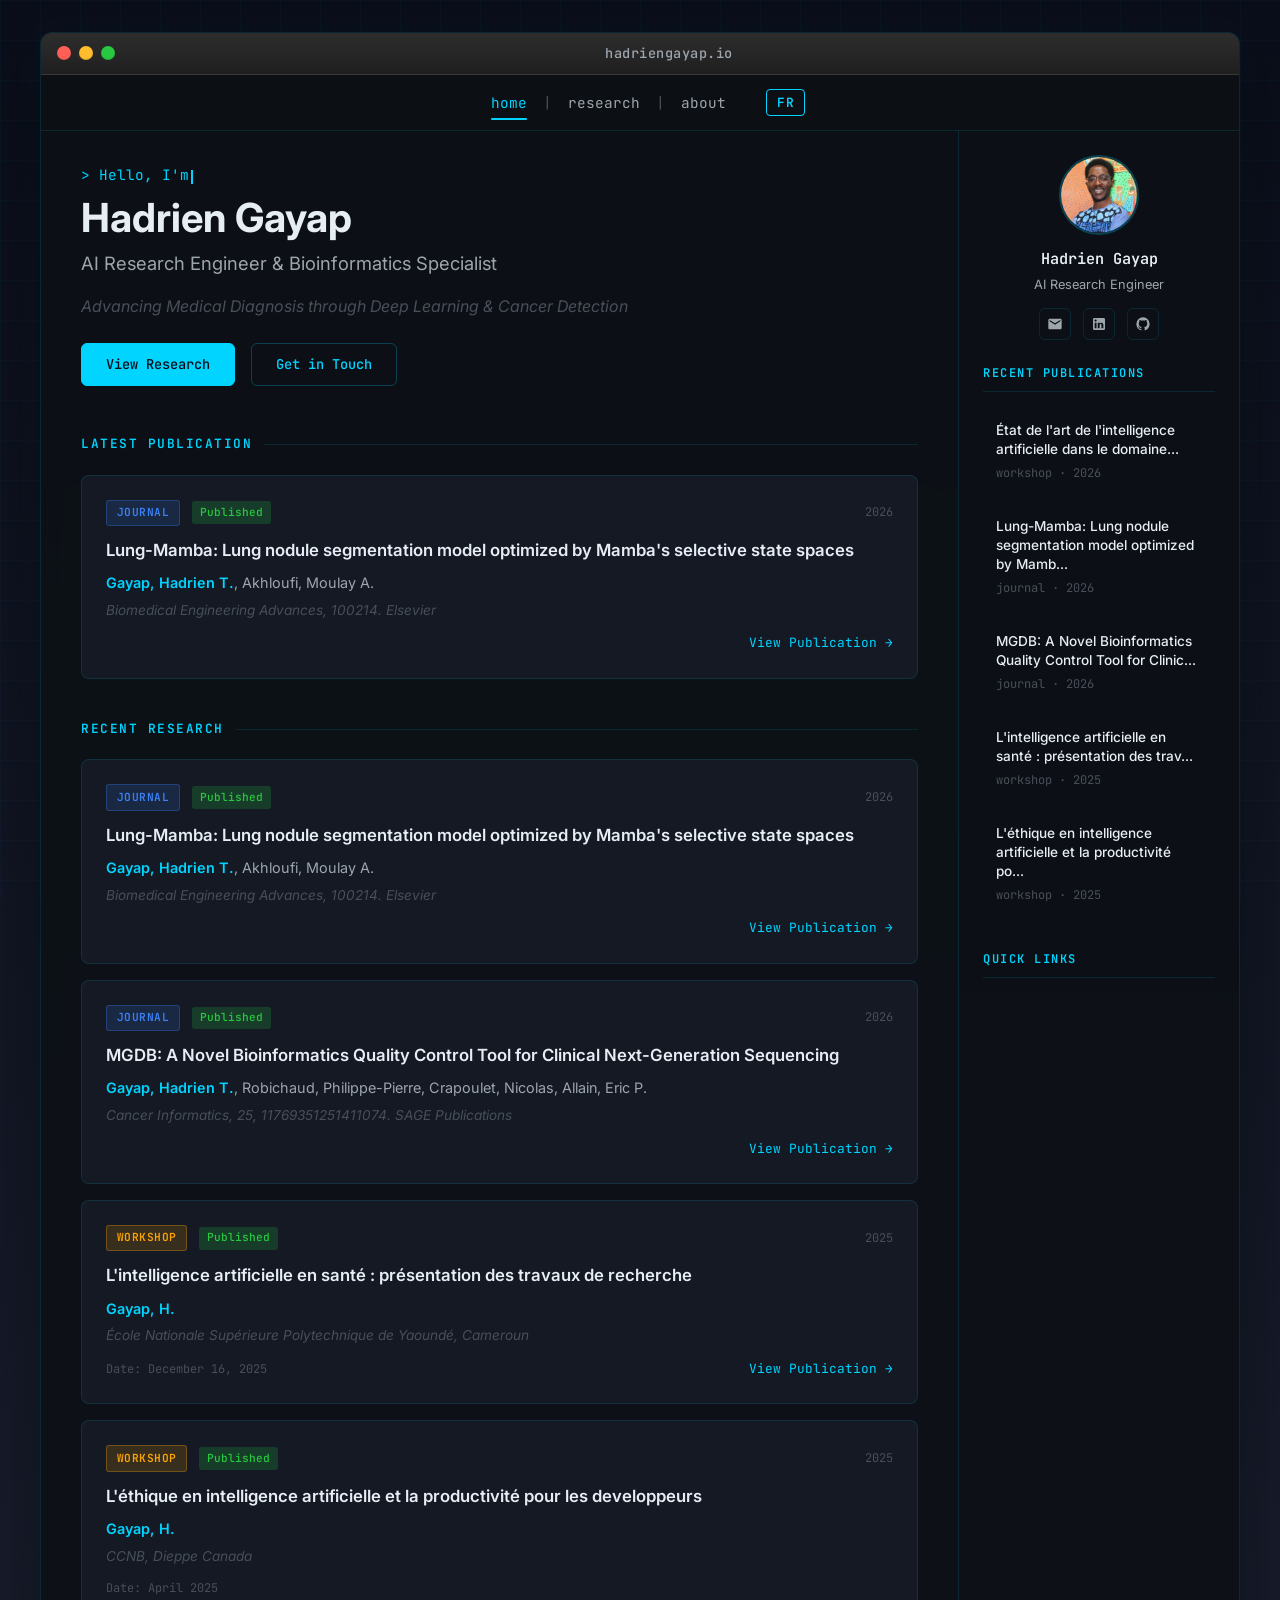
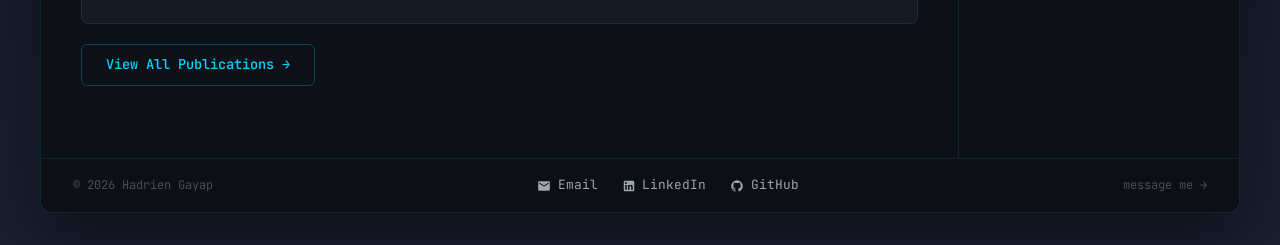
<file: index.html>
<!DOCTYPE html>
<html lang="en" data-lang="en">

<head>
    <meta charset="UTF-8">
    <script>
        (function () {
            var lang = localStorage.getItem('portfolio-lang') ||
                (navigator.language && navigator.language.startsWith('fr') ? 'fr' : 'en');
            document.documentElement.lang = lang;
            document.documentElement.setAttribute('data-lang', lang);
        })();
    </script>
    <meta name="viewport" content="width=device-width, initial-scale=1.0">
    <meta name="description"
        content="Hadrien Gayap - AI Research Engineer specializing in Deep Learning for Medical Diagnosis and Cancer Detection">
    <meta name="keywords"
        content="AI, Artificial Intelligence, Bioinformatics, Deep Learning, Cancer Detection, Machine Learning, Research">
    <meta name="author" content="Hadrien Gayap">
    <title>Hadrien Gayap | AI Research Engineer</title>
    <link rel="preconnect" href="https://fonts.googleapis.com">
    <link rel="preconnect" href="https://fonts.gstatic.com" crossorigin>
    <link href="https://fonts.googleapis.com/css2?family=JetBrains+Mono:wght@300;400;500;600;700&family=Inter:wght@300;400;500;600;700&display=swap" rel="stylesheet">
    <link rel="icon" type="image/svg+xml" href="assets/favicon.svg">
    <link rel="stylesheet" href="styles.css">
</head>

<body>
    <div class="window-frame" id="window-frame">
        <!-- Title Bar -->
        <div class="titlebar">
            <div class="traffic-lights">
                <button class="traffic-light tl-close" id="tl-close" aria-label="Close"></button>
                <button class="traffic-light tl-minimize" id="tl-minimize" aria-label="Minimize"></button>
                <button class="traffic-light tl-maximize" id="tl-maximize" aria-label="Maximize"></button>
            </div>
            <div class="titlebar-title">hadriengayap.io</div>
        </div>

        <!-- Navigation -->
        <nav class="nav-bar">
            <button class="nav-toggle-btn" id="nav-toggle" aria-label="Toggle navigation">&#9776;</button>
            <div class="nav-links" id="nav-links">
                <a href="index.html" class="nav-link active" data-i18n="nav.home">home</a>
                <span class="nav-separator">|</span>
                <a href="research.html" class="nav-link" data-i18n="nav.research">research</a>
                <span class="nav-separator">|</span>
                <a href="about.html" class="nav-link" data-i18n="nav.about">about</a>
            </div>
            <button class="lang-toggle" id="lang-toggle" aria-label="Switch language">
                <span class="lang-label lang-en">FR</span>
                <span class="lang-label lang-fr">EN</span>
            </button>
        </nav>

        <!-- Window Body -->
        <div class="window-body" id="window-body">
            <!-- Main Content -->
            <main class="main-content">
                <!-- Hero -->
                <div class="hero-home">
                    <p class="hero-greeting">
                        <span id="typing-text"></span><span class="cursor"></span>
                    </p>
                    <h1 class="hero-name">Hadrien Gayap</h1>
                    <p class="hero-subtitle" data-i18n="hero.subtitle">AI Research Engineer & Bioinformatics Specialist</p>
                    <p class="hero-tagline" data-i18n="hero.tagline">Advancing Medical Diagnosis through Deep Learning & Cancer Detection</p>
                    <div class="hero-cta">
                        <a href="research.html" class="btn btn-primary" data-i18n="hero.cta.research">View Research</a>
                        <a href="about.html#contact" class="btn btn-secondary" data-i18n="hero.cta.contact">Get in Touch</a>
                    </div>
                </div>

                <!-- Featured Publication -->
                <div class="featured-section">
                    <h2 class="section-heading" data-i18n="home.featured">Latest Publication</h2>
                    <div id="featured-publication"></div>
                </div>

                <!-- Recent Research Summary -->
                <div class="featured-section">
                    <h2 class="section-heading" data-i18n="home.recentResearch">Recent Research</h2>
                    <div id="recent-publications"></div>
                    <div style="margin-top: 1.25rem;">
                        <a href="research.html" class="btn btn-secondary" data-i18n="home.viewAll">View All Publications &rarr;</a>
                    </div>
                </div>
            </main>

            <!-- Sidebar -->
            <aside class="sidebar">
                <div class="sidebar-profile">
                    <img src="assets/profile.jpg" alt="Hadrien Gayap" class="sidebar-profile-img">
                    <div class="sidebar-profile-name">Hadrien Gayap</div>
                    <div class="sidebar-profile-role" data-i18n="sidebar.role">AI Research Engineer</div>
                    <div class="sidebar-social">
                        <a href="mailto:gthadrien111@gmail.com" aria-label="Email"><svg viewBox="0 0 24 24" fill="currentColor"><path d="M20 4H4c-1.1 0-2 .9-2 2v12c0 1.1.9 2 2 2h16c1.1 0 2-.9 2-2V6c0-1.1-.9-2-2-2zm0 4l-8 5-8-5V6l8 5 8-5v2z"/></svg></a>
                        <a href="https://linkedin.com/in/hadriengayap" target="_blank" rel="noopener" aria-label="LinkedIn"><svg viewBox="0 0 24 24" fill="currentColor"><path d="M19 3a2 2 0 0 1 2 2v14a2 2 0 0 1-2 2H5a2 2 0 0 1-2-2V5a2 2 0 0 1 2-2h14m-.5 15.5v-5.3a3.26 3.26 0 0 0-3.26-3.26c-.85 0-1.84.52-2.32 1.3v-1.11h-2.79v8.37h2.79v-4.93c0-.77.62-1.4 1.39-1.4a1.4 1.4 0 0 1 1.4 1.4v4.93h2.79M6.88 8.56a1.68 1.68 0 0 0 1.68-1.68c0-.93-.75-1.69-1.68-1.69a1.69 1.69 0 0 0-1.69 1.69c0 .93.76 1.68 1.69 1.68m1.39 9.94v-8.37H5.5v8.37h2.77z"/></svg></a>
                        <a href="https://github.com/gth-ai" target="_blank" rel="noopener" aria-label="GitHub"><svg viewBox="0 0 24 24" fill="currentColor"><path d="M12 2A10 10 0 0 0 2 12c0 4.42 2.87 8.17 6.84 9.5.5.08.66-.23.66-.5v-1.69c-2.77.6-3.36-1.34-3.36-1.34-.46-1.16-1.11-1.47-1.11-1.47-.91-.62.07-.6.07-.6 1 .07 1.53 1.03 1.53 1.03.87 1.52 2.34 1.07 2.91.83.09-.65.35-1.09.63-1.34-2.22-.25-4.55-1.11-4.55-4.92 0-1.11.38-2 1.03-2.71-.1-.25-.45-1.29.1-2.64 0 0 .84-.27 2.75 1.02.79-.22 1.65-.33 2.5-.33.85 0 1.71.11 2.5.33 1.91-1.29 2.75-1.02 2.75-1.02.55 1.35.2 2.39.1 2.64.65.71 1.03 1.6 1.03 2.71 0 3.82-2.34 4.66-4.57 4.91.36.31.69.92.69 1.85V21c0 .27.16.59.67.5C19.14 20.16 22 16.42 22 12A10 10 0 0 0 12 2z"/></svg></a>
                    </div>
                </div>

                <div class="sidebar-section">
                    <h3 class="sidebar-title" data-i18n="sidebar.recentPubs">Recent Publications</h3>
                    <div id="sidebar-publications"></div>
                </div>

                <div class="sidebar-section">
                    <h3 class="sidebar-title" data-i18n="sidebar.quickLinks">Quick Links</h3>
                    <a href="research.html" class="sidebar-pub">
                        <div class="sidebar-pub-title" data-i18n="sidebar.allPubs">All Publications</div>
                        <div class="sidebar-pub-meta" data-i18n="sidebar.journalsConf">Journals, Conferences & Workshops</div>
                    </a>
                    <a href="about.html" class="sidebar-pub">
                        <div class="sidebar-pub-title" data-i18n="sidebar.aboutMe">About Me</div>
                        <div class="sidebar-pub-meta" data-i18n="sidebar.bioEdu">Bio, Education & Experience</div>
                    </a>
                    <a href="about.html#contact" class="sidebar-pub">
                        <div class="sidebar-pub-title" data-i18n="sidebar.contact">Contact</div>
                        <div class="sidebar-pub-meta" data-i18n="sidebar.getInTouch">Get in touch</div>
                    </a>
                </div>
            </aside>
        </div>

        <!-- Closed message (Easter egg) -->
        <div class="closed-message" id="closed-message">
            <h2 data-i18n="closed.title">Process terminated.</h2>
            <p data-i18n="closed.message">hadriengayap.io has stopped running. Would you like to restart?</p>
            <button id="restart-btn" data-i18n="closed.restart">Restart</button>
        </div>

        <!-- Footer -->
        <footer class="window-footer">
            <div class="footer-left" data-i18n="footer.copyright">&copy; 2026 Hadrien Gayap</div>
            <div class="footer-center">
                <a href="mailto:gthadrien111@gmail.com"><svg viewBox="0 0 24 24" fill="currentColor"><path d="M20 4H4c-1.1 0-2 .9-2 2v12c0 1.1.9 2 2 2h16c1.1 0 2-.9 2-2V6c0-1.1-.9-2-2-2zm0 4l-8 5-8-5V6l8 5 8-5v2z"/></svg> <span data-i18n="footer.email">Email</span></a>
                <a href="https://linkedin.com/in/hadriengayap" target="_blank" rel="noopener"><svg viewBox="0 0 24 24" fill="currentColor"><path d="M19 3a2 2 0 0 1 2 2v14a2 2 0 0 1-2 2H5a2 2 0 0 1-2-2V5a2 2 0 0 1 2-2h14m-.5 15.5v-5.3a3.26 3.26 0 0 0-3.26-3.26c-.85 0-1.84.52-2.32 1.3v-1.11h-2.79v8.37h2.79v-4.93c0-.77.62-1.4 1.39-1.4a1.4 1.4 0 0 1 1.4 1.4v4.93h2.79M6.88 8.56a1.68 1.68 0 0 0 1.68-1.68c0-.93-.75-1.69-1.68-1.69a1.69 1.69 0 0 0-1.69 1.69c0 .93.76 1.68 1.69 1.68m1.39 9.94v-8.37H5.5v8.37h2.77z"/></svg> LinkedIn</a>
                <a href="https://github.com/gth-ai" target="_blank" rel="noopener"><svg viewBox="0 0 24 24" fill="currentColor"><path d="M12 2A10 10 0 0 0 2 12c0 4.42 2.87 8.17 6.84 9.5.5.08.66-.23.66-.5v-1.69c-2.77.6-3.36-1.34-3.36-1.34-.46-1.16-1.11-1.47-1.11-1.47-.91-.62.07-.6.07-.6 1 .07 1.53 1.03 1.53 1.03.87 1.52 2.34 1.07 2.91.83.09-.65.35-1.09.63-1.34-2.22-.25-4.55-1.11-4.55-4.92 0-1.11.38-2 1.03-2.71-.1-.25-.45-1.29.1-2.64 0 0 .84-.27 2.75 1.02.79-.22 1.65-.33 2.5-.33.85 0 1.71.11 2.5.33 1.91-1.29 2.75-1.02 2.75-1.02.55 1.35.2 2.39.1 2.64.65.71 1.03 1.6 1.03 2.71 0 3.82-2.34 4.66-4.57 4.91.36.31.69.92.69 1.85V21c0 .27.16.59.67.5C19.14 20.16 22 16.42 22 12A10 10 0 0 0 12 2z"/></svg> GitHub</a>
            </div>
            <div class="footer-right" data-i18n="footer.message">message me &rarr;</div>
        </footer>
    </div>

    <script src="i18n.js"></script>
    <script src="script.js"></script>
</body>
</html>
</file>
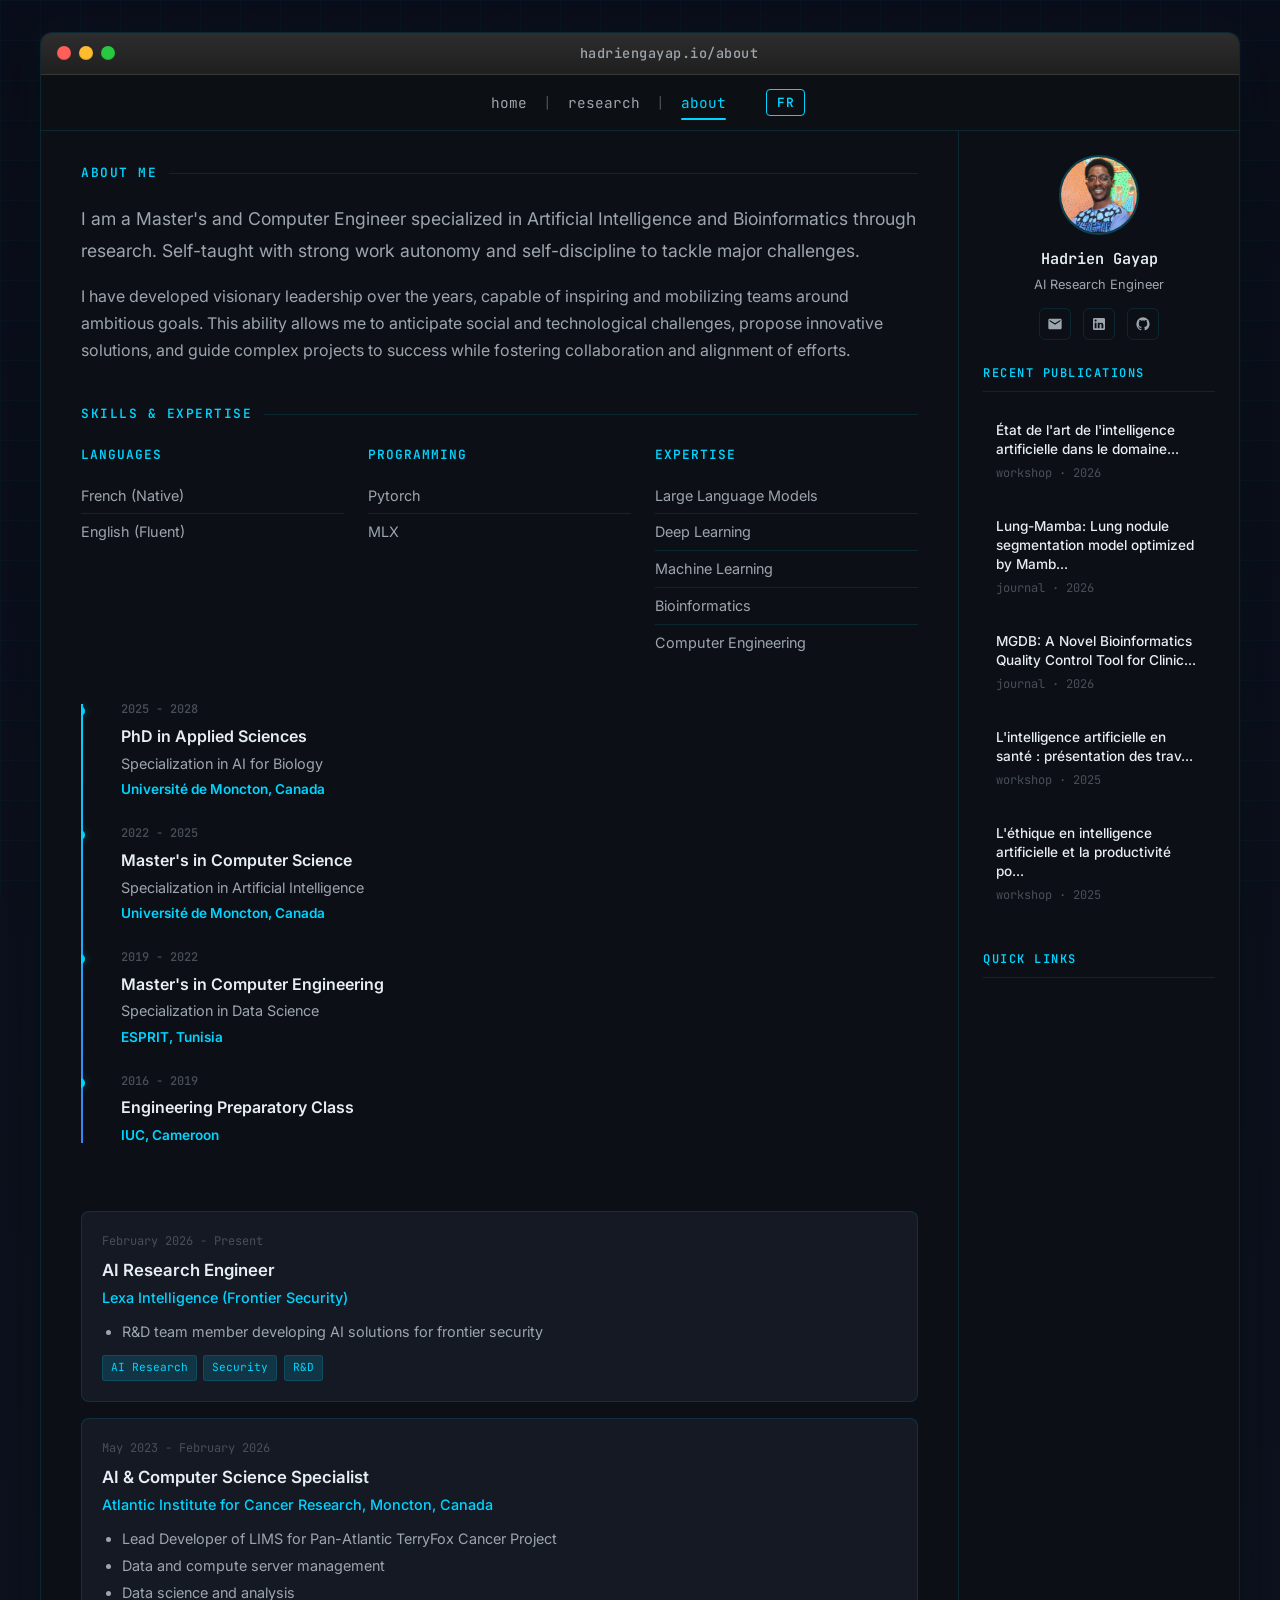
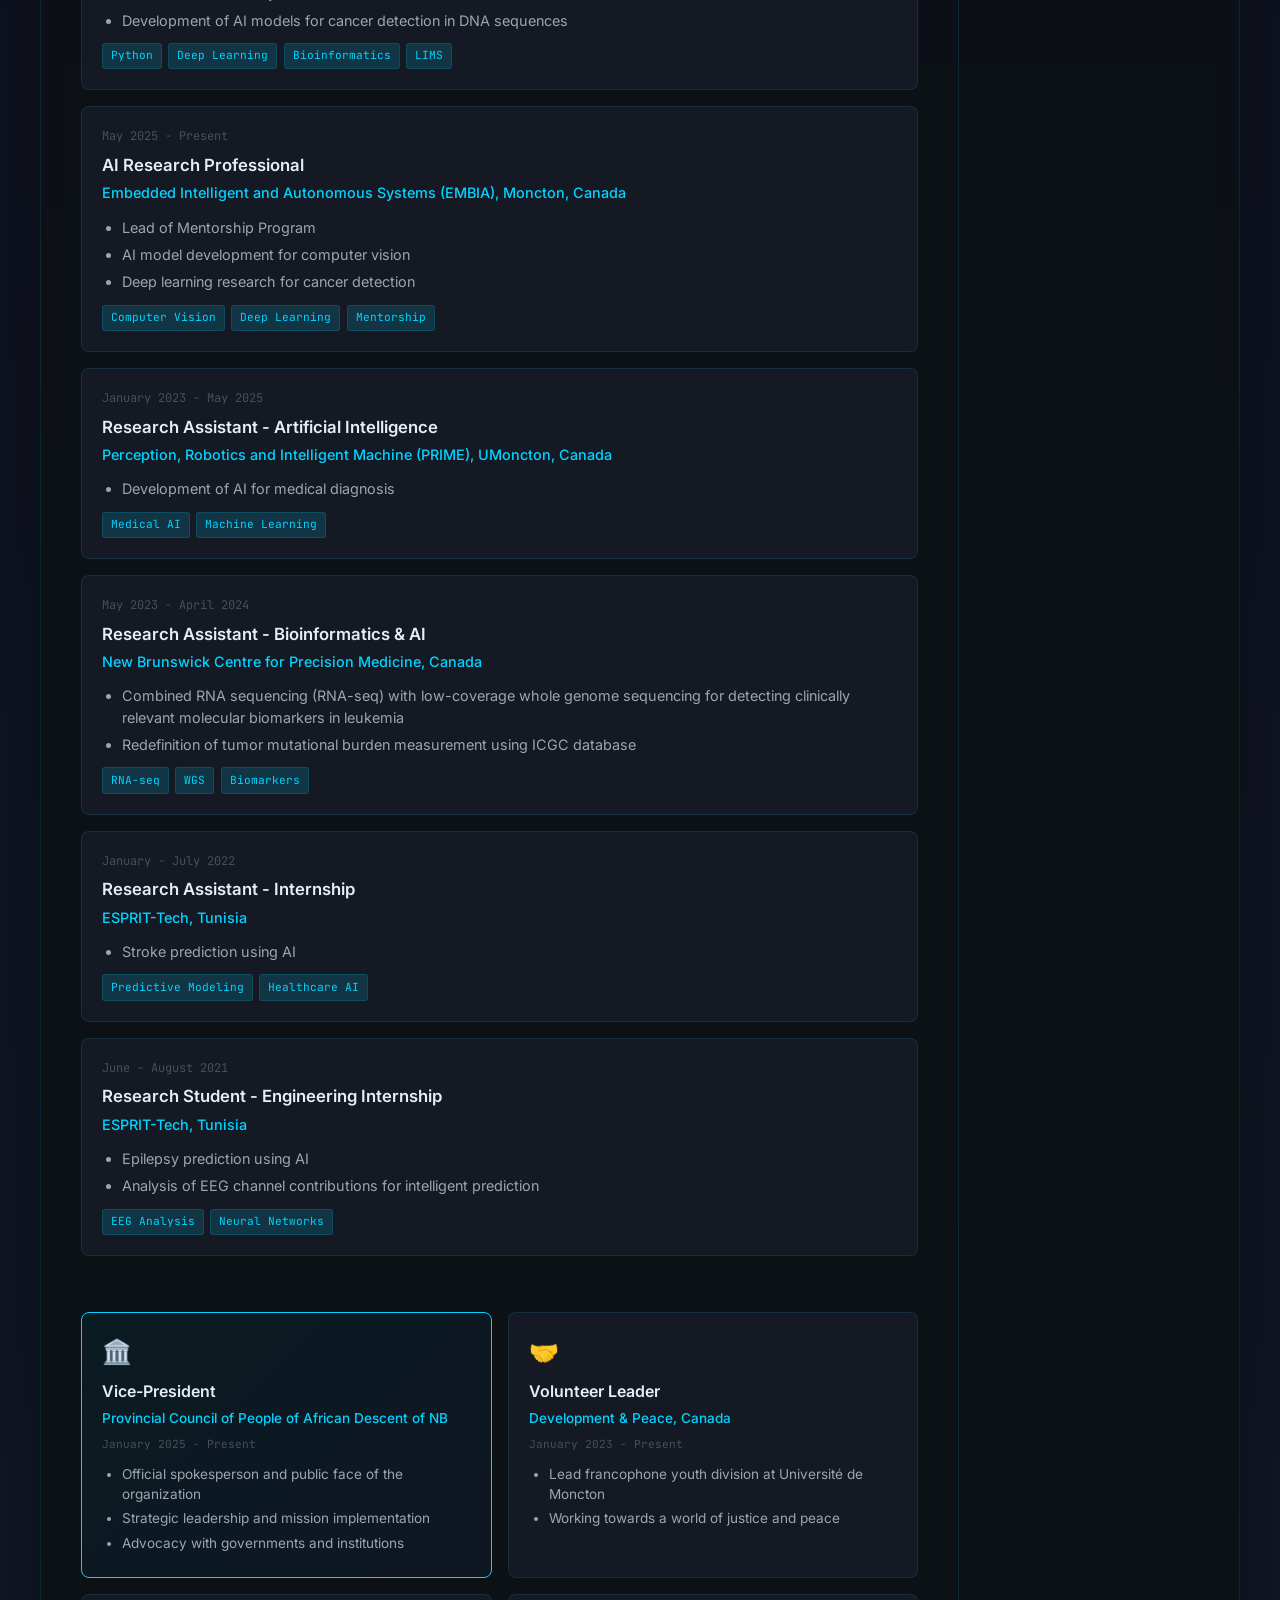
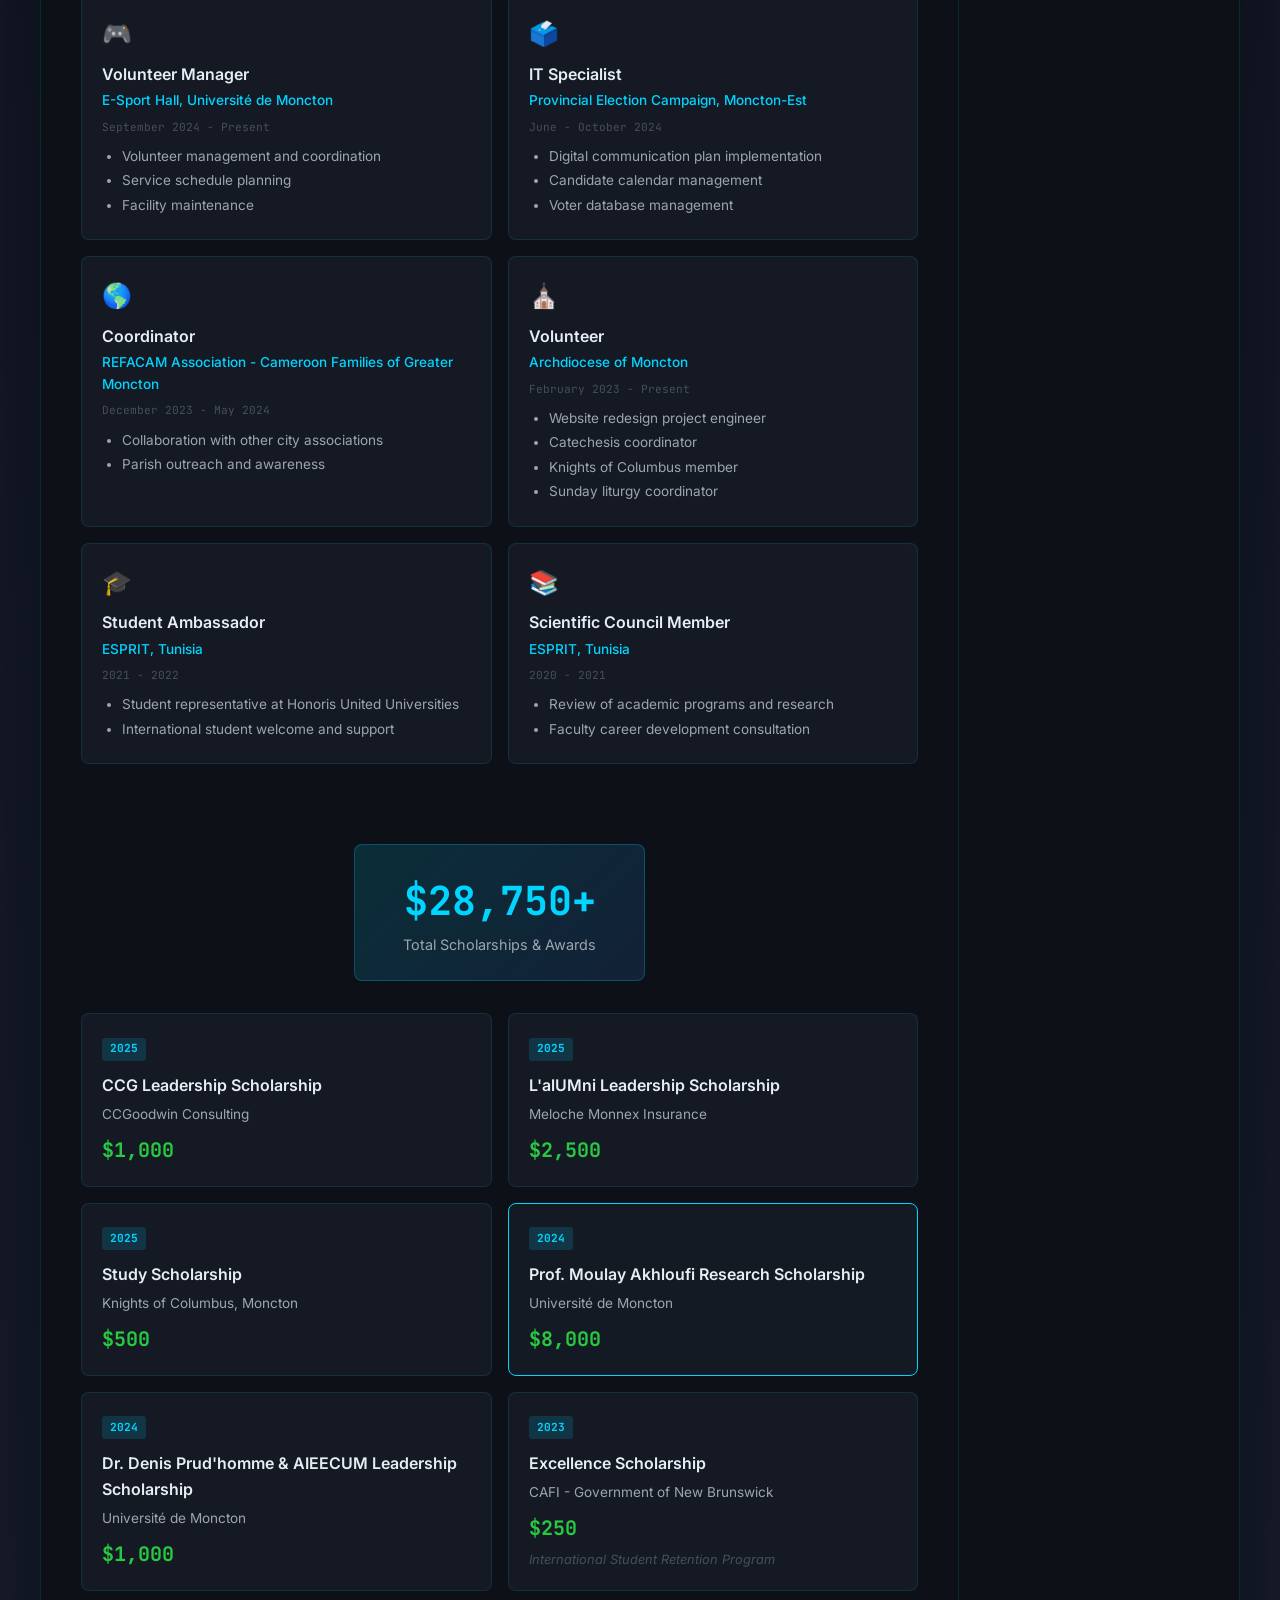
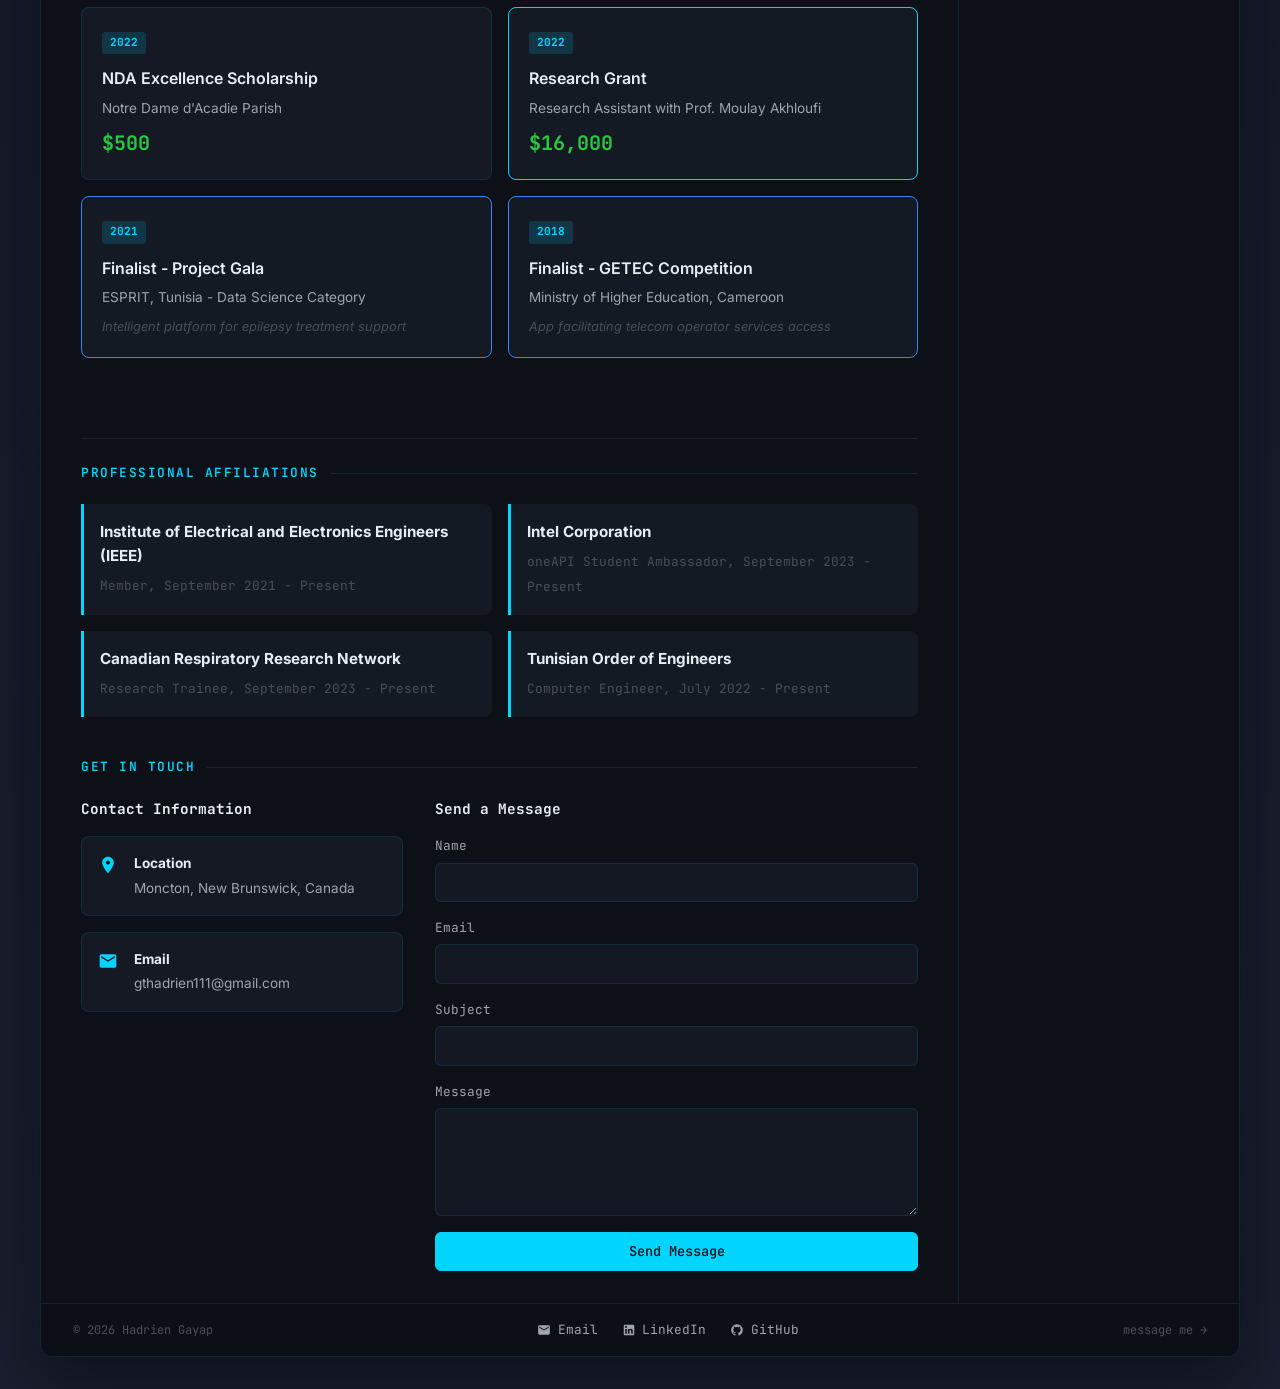
<file: about.html>
<!DOCTYPE html>
<html lang="en" data-lang="en">

<head>
    <meta charset="UTF-8">
    <script>
        (function () {
            var lang = localStorage.getItem('portfolio-lang') ||
                (navigator.language && navigator.language.startsWith('fr') ? 'fr' : 'en');
            document.documentElement.lang = lang;
            document.documentElement.setAttribute('data-lang', lang);
        })();
    </script>
    <meta name="viewport" content="width=device-width, initial-scale=1.0">
    <meta name="description"
        content="About Hadrien Gayap - AI Research Engineer, Bio, Education, Experience, Leadership & Awards">
    <meta name="author" content="Hadrien Gayap">
    <title>About | Hadrien Gayap</title>
    <link rel="preconnect" href="https://fonts.googleapis.com">
    <link rel="preconnect" href="https://fonts.gstatic.com" crossorigin>
    <link href="https://fonts.googleapis.com/css2?family=JetBrains+Mono:wght@300;400;500;600;700&family=Inter:wght@300;400;500;600;700&display=swap" rel="stylesheet">
    <link rel="icon" type="image/svg+xml" href="assets/favicon.svg">
    <link rel="stylesheet" href="styles.css">
</head>

<body>
    <div class="window-frame" id="window-frame">
        <!-- Title Bar -->
        <div class="titlebar">
            <div class="traffic-lights">
                <button class="traffic-light tl-close" id="tl-close" aria-label="Close"></button>
                <button class="traffic-light tl-minimize" id="tl-minimize" aria-label="Minimize"></button>
                <button class="traffic-light tl-maximize" id="tl-maximize" aria-label="Maximize"></button>
            </div>
            <div class="titlebar-title">hadriengayap.io/about</div>
        </div>

        <!-- Navigation -->
        <nav class="nav-bar">
            <button class="nav-toggle-btn" id="nav-toggle" aria-label="Toggle navigation">&#9776;</button>
            <div class="nav-links" id="nav-links">
                <a href="index.html" class="nav-link" data-i18n="nav.home">home</a>
                <span class="nav-separator">|</span>
                <a href="research.html" class="nav-link" data-i18n="nav.research">research</a>
                <span class="nav-separator">|</span>
                <a href="about.html" class="nav-link active" data-i18n="nav.about">about</a>
            </div>
            <button class="lang-toggle" id="lang-toggle" aria-label="Switch language">
                <span class="lang-label lang-en">FR</span>
                <span class="lang-label lang-fr">EN</span>
            </button>
        </nav>

        <!-- Window Body -->
        <div class="window-body" id="window-body">
            <!-- Main Content -->
            <main class="main-content">
                <!-- About Intro -->
                <h1 class="section-heading" data-i18n="about.title">About Me</h1>
                <div class="about-intro">
                    <p class="lead" data-i18n="about.lead">I am a Master's and Computer Engineer specialized in Artificial Intelligence and Bioinformatics through research. Self-taught with strong work autonomy and self-discipline to tackle major challenges.</p>
                    <p data-i18n="about.paragraph2">I have developed visionary leadership over the years, capable of inspiring and mobilizing teams around ambitious goals. This ability allows me to anticipate social and technological challenges, propose innovative solutions, and guide complex projects to success while fostering collaboration and alignment of efforts.</p>
                </div>

                <!-- Skills -->
                <div class="featured-section">
                    <h2 class="section-heading" data-i18n="about.skills.title">Skills & Expertise</h2>
                    <div class="skills-grid">
                        <div class="skill-category">
                            <h3 data-i18n="about.skills.languages">Languages</h3>
                            <ul>
                                <li data-i18n="about.skills.lang.french">French (Native)</li>
                                <li data-i18n="about.skills.lang.english">English (Fluent)</li>
                            </ul>
                        </div>
                        <div class="skill-category">
                            <h3 data-i18n="about.skills.programming">Programming</h3>
                            <ul>
                                <li>Pytorch</li>
                                <li>MLX</li>
                            </ul>
                        </div>
                        <div class="skill-category">
                            <h3 data-i18n="about.skills.expertise">Expertise</h3>
                            <ul>
                                <li data-i18n="about.skills.llm">Large Language Models</li>
                                <li data-i18n="about.skills.dl">Deep Learning</li>
                                <li data-i18n="about.skills.ml">Machine Learning</li>
                                <li data-i18n="about.skills.bioinfo">Bioinformatics</li>
                                <li data-i18n="about.skills.compeng">Computer Engineering</li>
                            </ul>
                        </div>
                    </div>
                </div>

                <!-- Education -->
                <div class="education-section">
                    <button class="about-section-toggle" aria-expanded="true" onclick="toggleSection(this)">
                        <h2 class="section-heading" data-i18n="about.education">Education</h2>
                        <span class="toggle-icon">+</span>
                    </button>
                    <div class="collapsible-content expanded">
                    <div class="timeline">
                        <div class="timeline-item">
                            <div class="timeline-dot"></div>
                            <div class="timeline-content">
                                <span class="timeline-date" data-i18n="about.edu.phd.date">2025 - 2028</span>
                                <h4 data-i18n="about.edu.phd.title">PhD in Applied Sciences</h4>
                                <p data-i18n="about.edu.phd.spec">Specialization in AI for Biology</p>
                                <p class="institution">Universit&eacute; de Moncton, Canada</p>
                            </div>
                        </div>
                        <div class="timeline-item">
                            <div class="timeline-dot"></div>
                            <div class="timeline-content">
                                <span class="timeline-date" data-i18n="about.edu.msc.date">2022 - 2025</span>
                                <h4 data-i18n="about.edu.msc.title">Master's in Computer Science</h4>
                                <p data-i18n="about.edu.msc.spec">Specialization in Artificial Intelligence</p>
                                <p class="institution">Universit&eacute; de Moncton, Canada</p>
                            </div>
                        </div>
                        <div class="timeline-item">
                            <div class="timeline-dot"></div>
                            <div class="timeline-content">
                                <span class="timeline-date" data-i18n="about.edu.meng.date">2019 - 2022</span>
                                <h4 data-i18n="about.edu.meng.title">Master's in Computer Engineering</h4>
                                <p data-i18n="about.edu.meng.spec">Specialization in Data Science</p>
                                <p class="institution">ESPRIT, Tunisia</p>
                            </div>
                        </div>
                        <div class="timeline-item">
                            <div class="timeline-dot"></div>
                            <div class="timeline-content">
                                <span class="timeline-date" data-i18n="about.edu.prep.date">2016 - 2019</span>
                                <h4 data-i18n="about.edu.prep.title">Engineering Preparatory Class</h4>
                                <p class="institution">IUC, Cameroon</p>
                            </div>
                        </div>
                    </div>
                    </div>
                </div>

                <!-- Experience -->
                <div class="experience-section">
                    <button class="about-section-toggle" aria-expanded="false" onclick="toggleSection(this)">
                        <h2 class="section-heading" data-i18n="exp.title">Professional Experience</h2>
                        <span class="toggle-icon">+</span>
                    </button>
                    <div class="collapsible-content expanded">

                    <div class="exp-item">
                        <span class="exp-date" data-i18n="exp.0.date">February 2026 - Present</span>
                        <h3 data-i18n="exp.0.role">AI Research Engineer</h3>
                        <h4 data-i18n="exp.0.org">Lexa Intelligence (Frontier Security)</h4>
                        <ul><li data-i18n="exp.0.b1">R&D team member developing AI solutions for frontier security</li></ul>
                        <div class="tech-tags"><span>AI Research</span><span>Security</span><span>R&D</span></div>
                    </div>

                    <div class="exp-item">
                        <span class="exp-date" data-i18n="exp.1.date">May 2023 - February 2026</span>
                        <h3 data-i18n="exp.1.role">AI & Computer Science Specialist</h3>
                        <h4 data-i18n="exp.1.org">Atlantic Institute for Cancer Research, Moncton, Canada</h4>
                        <ul>
                            <li data-i18n="exp.1.b1">Lead Developer of LIMS for Pan-Atlantic TerryFox Cancer Project</li>
                            <li data-i18n="exp.1.b2">Data and compute server management</li>
                            <li data-i18n="exp.1.b3">Data science and analysis</li>
                            <li data-i18n="exp.1.b4">Development of AI models for cancer detection in DNA sequences</li>
                        </ul>
                        <div class="tech-tags"><span>Python</span><span>Deep Learning</span><span>Bioinformatics</span><span>LIMS</span></div>
                    </div>

                    <div class="exp-item">
                        <span class="exp-date" data-i18n="exp.2.date">May 2025 - Present</span>
                        <h3 data-i18n="exp.2.role">AI Research Professional</h3>
                        <h4 data-i18n="exp.2.org">Embedded Intelligent and Autonomous Systems (EMBIA), Moncton, Canada</h4>
                        <ul>
                            <li data-i18n="exp.2.b1">Lead of Mentorship Program</li>
                            <li data-i18n="exp.2.b2">AI model development for computer vision</li>
                            <li data-i18n="exp.2.b3">Deep learning research for cancer detection</li>
                        </ul>
                        <div class="tech-tags"><span>Computer Vision</span><span>Deep Learning</span><span>Mentorship</span></div>
                    </div>

                    <div class="exp-item">
                        <span class="exp-date" data-i18n="exp.3.date">January 2023 - May 2025</span>
                        <h3 data-i18n="exp.3.role">Research Assistant - Artificial Intelligence</h3>
                        <h4 data-i18n="exp.3.org">Perception, Robotics and Intelligent Machine (PRIME), UMoncton, Canada</h4>
                        <ul><li data-i18n="exp.3.b1">Development of AI for medical diagnosis</li></ul>
                        <div class="tech-tags"><span>Medical AI</span><span>Machine Learning</span></div>
                    </div>

                    <div class="exp-item">
                        <span class="exp-date" data-i18n="exp.4.date">May 2023 - April 2024</span>
                        <h3 data-i18n="exp.4.role">Research Assistant - Bioinformatics & AI</h3>
                        <h4 data-i18n="exp.4.org">New Brunswick Centre for Precision Medicine, Canada</h4>
                        <ul>
                            <li data-i18n="exp.4.b1">Combined RNA sequencing (RNA-seq) with low-coverage whole genome sequencing for detecting clinically relevant molecular biomarkers in leukemia</li>
                            <li data-i18n="exp.4.b2">Redefinition of tumor mutational burden measurement using ICGC database</li>
                        </ul>
                        <div class="tech-tags"><span>RNA-seq</span><span>WGS</span><span>Biomarkers</span></div>
                    </div>

                    <div class="exp-item">
                        <span class="exp-date" data-i18n="exp.5.date">January - July 2022</span>
                        <h3 data-i18n="exp.5.role">Research Assistant - Internship</h3>
                        <h4 data-i18n="exp.5.org">ESPRIT-Tech, Tunisia</h4>
                        <ul><li data-i18n="exp.5.b1">Stroke prediction using AI</li></ul>
                        <div class="tech-tags"><span>Predictive Modeling</span><span>Healthcare AI</span></div>
                    </div>

                    <div class="exp-item">
                        <span class="exp-date" data-i18n="exp.6.date">June - August 2021</span>
                        <h3 data-i18n="exp.6.role">Research Student - Engineering Internship</h3>
                        <h4 data-i18n="exp.6.org">ESPRIT-Tech, Tunisia</h4>
                        <ul>
                            <li data-i18n="exp.6.b1">Epilepsy prediction using AI</li>
                            <li data-i18n="exp.6.b2">Analysis of EEG channel contributions for intelligent prediction</li>
                        </ul>
                        <div class="tech-tags"><span>EEG Analysis</span><span>Neural Networks</span></div>
                    </div>
                    </div>
                </div>

                <!-- Leadership -->
                <div class="featured-section">
                    <button class="about-section-toggle" aria-expanded="false" onclick="toggleSection(this)">
                        <h2 class="section-heading" data-i18n="leadership.title">Leadership & Community Engagement</h2>
                        <span class="toggle-icon">+</span>
                    </button>
                    <div class="collapsible-content expanded">
                    <div class="leadership-grid">
                        <div class="leadership-card featured">
                            <div class="card-icon">&#127963;&#65039;</div>
                            <h3 data-i18n="leadership.1.role">Vice-President</h3>
                            <h4 data-i18n="leadership.1.org">Provincial Council of People of African Descent of NB</h4>
                            <span class="date" data-i18n="leadership.1.date">January 2025 - Present</span>
                            <ul>
                                <li data-i18n="leadership.1.b1">Official spokesperson and public face of the organization</li>
                                <li data-i18n="leadership.1.b2">Strategic leadership and mission implementation</li>
                                <li data-i18n="leadership.1.b3">Advocacy with governments and institutions</li>
                            </ul>
                        </div>
                        <div class="leadership-card">
                            <div class="card-icon">&#129309;</div>
                            <h3 data-i18n="leadership.2.role">Volunteer Leader</h3>
                            <h4 data-i18n="leadership.2.org">Development & Peace, Canada</h4>
                            <span class="date" data-i18n="leadership.2.date">January 2023 - Present</span>
                            <ul>
                                <li data-i18n="leadership.2.b1">Lead francophone youth division at Universit&eacute; de Moncton</li>
                                <li data-i18n="leadership.2.b2">Working towards a world of justice and peace</li>
                            </ul>
                        </div>
                        <div class="leadership-card">
                            <div class="card-icon">&#127918;</div>
                            <h3 data-i18n="leadership.3.role">Volunteer Manager</h3>
                            <h4 data-i18n="leadership.3.org">E-Sport Hall, Universit&eacute; de Moncton</h4>
                            <span class="date" data-i18n="leadership.3.date">September 2024 - Present</span>
                            <ul>
                                <li data-i18n="leadership.3.b1">Volunteer management and coordination</li>
                                <li data-i18n="leadership.3.b2">Service schedule planning</li>
                                <li data-i18n="leadership.3.b3">Facility maintenance</li>
                            </ul>
                        </div>
                        <div class="leadership-card">
                            <div class="card-icon">&#128499;&#65039;</div>
                            <h3 data-i18n="leadership.4.role">IT Specialist</h3>
                            <h4 data-i18n="leadership.4.org">Provincial Election Campaign, Moncton-Est</h4>
                            <span class="date" data-i18n="leadership.4.date">June - October 2024</span>
                            <ul>
                                <li data-i18n="leadership.4.b1">Digital communication plan implementation</li>
                                <li data-i18n="leadership.4.b2">Candidate calendar management</li>
                                <li data-i18n="leadership.4.b3">Voter database management</li>
                            </ul>
                        </div>
                        <div class="leadership-card">
                            <div class="card-icon">&#127758;</div>
                            <h3 data-i18n="leadership.5.role">Coordinator</h3>
                            <h4 data-i18n="leadership.5.org">REFACAM Association - Cameroon Families of Greater Moncton</h4>
                            <span class="date" data-i18n="leadership.5.date">December 2023 - May 2024</span>
                            <ul>
                                <li data-i18n="leadership.5.b1">Collaboration with other city associations</li>
                                <li data-i18n="leadership.5.b2">Parish outreach and awareness</li>
                            </ul>
                        </div>
                        <div class="leadership-card">
                            <div class="card-icon">&#9962;</div>
                            <h3 data-i18n="leadership.6.role">Volunteer</h3>
                            <h4 data-i18n="leadership.6.org">Archdiocese of Moncton</h4>
                            <span class="date" data-i18n="leadership.6.date">February 2023 - Present</span>
                            <ul>
                                <li data-i18n="leadership.6.b1">Website redesign project engineer</li>
                                <li data-i18n="leadership.6.b2">Catechesis coordinator</li>
                                <li data-i18n="leadership.6.b3">Knights of Columbus member</li>
                                <li data-i18n="leadership.6.b4">Sunday liturgy coordinator</li>
                            </ul>
                        </div>
                        <div class="leadership-card">
                            <div class="card-icon">&#127891;</div>
                            <h3 data-i18n="leadership.7.role">Student Ambassador</h3>
                            <h4 data-i18n="leadership.7.org">ESPRIT, Tunisia</h4>
                            <span class="date" data-i18n="leadership.7.date">2021 - 2022</span>
                            <ul>
                                <li data-i18n="leadership.7.b1">Student representative at Honoris United Universities</li>
                                <li data-i18n="leadership.7.b2">International student welcome and support</li>
                            </ul>
                        </div>
                        <div class="leadership-card">
                            <div class="card-icon">&#128218;</div>
                            <h3 data-i18n="leadership.8.role">Scientific Council Member</h3>
                            <h4 data-i18n="leadership.8.org">ESPRIT, Tunisia</h4>
                            <span class="date" data-i18n="leadership.8.date">2020 - 2021</span>
                            <ul>
                                <li data-i18n="leadership.8.b1">Review of academic programs and research</li>
                                <li data-i18n="leadership.8.b2">Faculty career development consultation</li>
                            </ul>
                        </div>
                    </div>
                    </div>
                </div>

                <!-- Awards -->
                <div class="featured-section">
                    <button class="about-section-toggle" aria-expanded="false" onclick="toggleSection(this)">
                        <h2 class="section-heading" data-i18n="awards.title">Awards & Recognition</h2>
                        <span class="toggle-icon">+</span>
                    </button>
                    <div class="collapsible-content expanded">
                    <div class="awards-summary">
                        <div class="total-funding">
                            <span class="funding-amount">$28,750+</span>
                            <span class="funding-label" data-i18n="awards.totalLabel">Total Scholarships & Awards</span>
                        </div>
                    </div>
                    <div class="awards-grid">
                        <div class="award-card">
                            <div class="award-year">2025</div>
                            <h3 data-i18n="awards.1.name">CCG Leadership Scholarship</h3>
                            <p class="award-org" data-i18n="awards.1.org">CCGoodwin Consulting</p>
                            <span class="award-amount">$1,000</span>
                        </div>
                        <div class="award-card">
                            <div class="award-year">2025</div>
                            <h3 data-i18n="awards.2.name">L'alUMni Leadership Scholarship</h3>
                            <p class="award-org" data-i18n="awards.2.org">Meloche Monnex Insurance</p>
                            <span class="award-amount">$2,500</span>
                        </div>
                        <div class="award-card">
                            <div class="award-year">2025</div>
                            <h3 data-i18n="awards.3.name">Study Scholarship</h3>
                            <p class="award-org" data-i18n="awards.3.org">Knights of Columbus, Moncton</p>
                            <span class="award-amount">$500</span>
                        </div>
                        <div class="award-card featured">
                            <div class="award-year">2024</div>
                            <h3 data-i18n="awards.4.name">Prof. Moulay Akhloufi Research Scholarship</h3>
                            <p class="award-org" data-i18n="awards.4.org">Universit&eacute; de Moncton</p>
                            <span class="award-amount">$8,000</span>
                        </div>
                        <div class="award-card">
                            <div class="award-year">2024</div>
                            <h3 data-i18n="awards.5.name">Dr. Denis Prud'homme & AIEECUM Leadership Scholarship</h3>
                            <p class="award-org" data-i18n="awards.5.org">Universit&eacute; de Moncton</p>
                            <span class="award-amount">$1,000</span>
                        </div>
                        <div class="award-card">
                            <div class="award-year">2023</div>
                            <h3 data-i18n="awards.6.name">Excellence Scholarship</h3>
                            <p class="award-org" data-i18n="awards.6.org">CAFI - Government of New Brunswick</p>
                            <span class="award-amount">$250</span>
                            <p class="award-note" data-i18n="awards.6.note">International Student Retention Program</p>
                        </div>
                        <div class="award-card">
                            <div class="award-year">2022</div>
                            <h3 data-i18n="awards.7.name">NDA Excellence Scholarship</h3>
                            <p class="award-org" data-i18n="awards.7.org">Notre Dame d'Acadie Parish</p>
                            <span class="award-amount">$500</span>
                        </div>
                        <div class="award-card featured">
                            <div class="award-year">2022</div>
                            <h3 data-i18n="awards.8.name">Research Grant</h3>
                            <p class="award-org" data-i18n="awards.8.org">Research Assistant with Prof. Moulay Akhloufi</p>
                            <span class="award-amount">$16,000</span>
                        </div>
                        <div class="award-card competition">
                            <div class="award-year">2021</div>
                            <h3 data-i18n="awards.9.name">Finalist - Project Gala</h3>
                            <p class="award-org" data-i18n="awards.9.org">ESPRIT, Tunisia - Data Science Category</p>
                            <p class="award-note" data-i18n="awards.9.note">Intelligent platform for epilepsy treatment support</p>
                        </div>
                        <div class="award-card competition">
                            <div class="award-year">2018</div>
                            <h3 data-i18n="awards.10.name">Finalist - GETEC Competition</h3>
                            <p class="award-org" data-i18n="awards.10.org">Ministry of Higher Education, Cameroon</p>
                            <p class="award-note" data-i18n="awards.10.note">App facilitating telecom operator services access</p>
                        </div>
                    </div>
                    </div>
                </div>

                <!-- Affiliations -->
                <div class="affiliations">
                    <h2 class="section-heading" data-i18n="affiliations.title">Professional Affiliations</h2>
                    <div class="affiliation-list">
                        <div class="affiliation-item">
                            <h4 data-i18n="affil.1.name">Institute of Electrical and Electronics Engineers (IEEE)</h4>
                            <span data-i18n="affil.1.detail">Member, September 2021 - Present</span>
                        </div>
                        <div class="affiliation-item">
                            <h4 data-i18n="affil.2.name">Intel Corporation</h4>
                            <span data-i18n="affil.2.detail">oneAPI Student Ambassador, September 2023 - Present</span>
                        </div>
                        <div class="affiliation-item">
                            <h4 data-i18n="affil.3.name">Canadian Respiratory Research Network</h4>
                            <span data-i18n="affil.3.detail">Research Trainee, September 2023 - Present</span>
                        </div>
                        <div class="affiliation-item">
                            <h4 data-i18n="affil.4.name">Tunisian Order of Engineers</h4>
                            <span data-i18n="affil.4.detail">Computer Engineer, July 2022 - Present</span>
                        </div>
                    </div>
                </div>

                <!-- Contact -->
                <div class="contact-section" id="contact">
                    <h2 class="section-heading" data-i18n="contact.title">Get In Touch</h2>
                    <div class="contact-grid">
                        <div class="contact-info">
                            <h3 data-i18n="contact.info.title">Contact Information</h3>
                            <div class="contact-item">
                                <svg viewBox="0 0 24 24" fill="currentColor"><path d="M12 2C8.13 2 5 5.13 5 9c0 5.25 7 13 7 13s7-7.75 7-13c0-3.87-3.13-7-7-7zm0 9.5c-1.38 0-2.5-1.12-2.5-2.5s1.12-2.5 2.5-2.5 2.5 1.12 2.5 2.5-1.12 2.5-2.5 2.5z"/></svg>
                                <div>
                                    <strong data-i18n="contact.location.label">Location</strong>
                                    <p data-i18n="contact.location.value">Moncton, New Brunswick, Canada</p>
                                </div>
                            </div>
                            <div class="contact-item">
                                <svg viewBox="0 0 24 24" fill="currentColor"><path d="M20 4H4c-1.1 0-2 .9-2 2v12c0 1.1.9 2 2 2h16c1.1 0 2-.9 2-2V6c0-1.1-.9-2-2-2zm0 4l-8 5-8-5V6l8 5 8-5v2z"/></svg>
                                <div>
                                    <strong data-i18n="contact.email.label">Email</strong>
                                    <p><a href="mailto:gthadrien111@gmail.com">gthadrien111@gmail.com</a></p>
                                </div>
                            </div>
                        </div>
                        <div>
                            <h3 style="font-family: var(--font-mono); font-size: 0.9rem; color: var(--text-primary); margin-bottom: 1rem;" data-i18n="contact.form.title">Send a Message</h3>
                            <form class="contact-form" id="contact-form">
                                <div class="form-group">
                                    <label for="name" data-i18n="contact.form.name">Name</label>
                                    <input type="text" id="name" name="name" required>
                                </div>
                                <div class="form-group">
                                    <label for="email" data-i18n="contact.form.email">Email</label>
                                    <input type="email" id="email" name="email" required>
                                </div>
                                <div class="form-group">
                                    <label for="subject" data-i18n="contact.form.subject">Subject</label>
                                    <input type="text" id="subject" name="subject" required>
                                </div>
                                <div class="form-group">
                                    <label for="message" data-i18n="contact.form.message">Message</label>
                                    <textarea id="message" name="message" rows="5" required></textarea>
                                </div>
                                <button type="submit" class="btn btn-primary" data-i18n="contact.form.submit">Send Message</button>
                            </form>
                        </div>
                    </div>
                </div>
            </main>

            <!-- Sidebar -->
            <aside class="sidebar">
                <div class="sidebar-profile">
                    <img src="assets/profile.jpg" alt="Hadrien Gayap" class="sidebar-profile-img">
                    <div class="sidebar-profile-name">Hadrien Gayap</div>
                    <div class="sidebar-profile-role" data-i18n="sidebar.role">AI Research Engineer</div>
                    <div class="sidebar-social">
                        <a href="mailto:gthadrien111@gmail.com" aria-label="Email"><svg viewBox="0 0 24 24" fill="currentColor"><path d="M20 4H4c-1.1 0-2 .9-2 2v12c0 1.1.9 2 2 2h16c1.1 0 2-.9 2-2V6c0-1.1-.9-2-2-2zm0 4l-8 5-8-5V6l8 5 8-5v2z"/></svg></a>
                        <a href="https://linkedin.com/in/hadriengayap" target="_blank" rel="noopener" aria-label="LinkedIn"><svg viewBox="0 0 24 24" fill="currentColor"><path d="M19 3a2 2 0 0 1 2 2v14a2 2 0 0 1-2 2H5a2 2 0 0 1-2-2V5a2 2 0 0 1 2-2h14m-.5 15.5v-5.3a3.26 3.26 0 0 0-3.26-3.26c-.85 0-1.84.52-2.32 1.3v-1.11h-2.79v8.37h2.79v-4.93c0-.77.62-1.4 1.39-1.4a1.4 1.4 0 0 1 1.4 1.4v4.93h2.79M6.88 8.56a1.68 1.68 0 0 0 1.68-1.68c0-.93-.75-1.69-1.68-1.69a1.69 1.69 0 0 0-1.69 1.69c0 .93.76 1.68 1.69 1.68m1.39 9.94v-8.37H5.5v8.37h2.77z"/></svg></a>
                        <a href="https://github.com/gth-ai" target="_blank" rel="noopener" aria-label="GitHub"><svg viewBox="0 0 24 24" fill="currentColor"><path d="M12 2A10 10 0 0 0 2 12c0 4.42 2.87 8.17 6.84 9.5.5.08.66-.23.66-.5v-1.69c-2.77.6-3.36-1.34-3.36-1.34-.46-1.16-1.11-1.47-1.11-1.47-.91-.62.07-.6.07-.6 1 .07 1.53 1.03 1.53 1.03.87 1.52 2.34 1.07 2.91.83.09-.65.35-1.09.63-1.34-2.22-.25-4.55-1.11-4.55-4.92 0-1.11.38-2 1.03-2.71-.1-.25-.45-1.29.1-2.64 0 0 .84-.27 2.75 1.02.79-.22 1.65-.33 2.5-.33.85 0 1.71.11 2.5.33 1.91-1.29 2.75-1.02 2.75-1.02.55 1.35.2 2.39.1 2.64.65.71 1.03 1.6 1.03 2.71 0 3.82-2.34 4.66-4.57 4.91.36.31.69.92.69 1.85V21c0 .27.16.59.67.5C19.14 20.16 22 16.42 22 12A10 10 0 0 0 12 2z"/></svg></a>
                    </div>
                </div>

                <div class="sidebar-section">
                    <h3 class="sidebar-title" data-i18n="sidebar.recentPubs">Recent Publications</h3>
                    <div id="sidebar-publications"></div>
                </div>

                <div class="sidebar-section">
                    <h3 class="sidebar-title" data-i18n="sidebar.quickLinks">Quick Links</h3>
                    <a href="index.html" class="sidebar-pub">
                        <div class="sidebar-pub-title" data-i18n="nav.home">Home</div>
                        <div class="sidebar-pub-meta" data-i18n="sidebar.backHome">Back to home page</div>
                    </a>
                    <a href="research.html" class="sidebar-pub">
                        <div class="sidebar-pub-title" data-i18n="sidebar.allPubs">All Publications</div>
                        <div class="sidebar-pub-meta" data-i18n="sidebar.journalsConf">Journals, Conferences & Workshops</div>
                    </a>
                </div>
            </aside>
        </div>

        <!-- Closed message -->
        <div class="closed-message" id="closed-message">
            <h2 data-i18n="closed.title">Process terminated.</h2>
            <p data-i18n="closed.message">hadriengayap.io has stopped running. Would you like to restart?</p>
            <button id="restart-btn" data-i18n="closed.restart">Restart</button>
        </div>

        <!-- Footer -->
        <footer class="window-footer">
            <div class="footer-left" data-i18n="footer.copyright">&copy; 2026 Hadrien Gayap</div>
            <div class="footer-center">
                <a href="mailto:gthadrien111@gmail.com"><svg viewBox="0 0 24 24" fill="currentColor"><path d="M20 4H4c-1.1 0-2 .9-2 2v12c0 1.1.9 2 2 2h16c1.1 0 2-.9 2-2V6c0-1.1-.9-2-2-2zm0 4l-8 5-8-5V6l8 5 8-5v2z"/></svg> <span data-i18n="footer.email">Email</span></a>
                <a href="https://linkedin.com/in/hadriengayap" target="_blank" rel="noopener"><svg viewBox="0 0 24 24" fill="currentColor"><path d="M19 3a2 2 0 0 1 2 2v14a2 2 0 0 1-2 2H5a2 2 0 0 1-2-2V5a2 2 0 0 1 2-2h14m-.5 15.5v-5.3a3.26 3.26 0 0 0-3.26-3.26c-.85 0-1.84.52-2.32 1.3v-1.11h-2.79v8.37h2.79v-4.93c0-.77.62-1.4 1.39-1.4a1.4 1.4 0 0 1 1.4 1.4v4.93h2.79M6.88 8.56a1.68 1.68 0 0 0 1.68-1.68c0-.93-.75-1.69-1.68-1.69a1.69 1.69 0 0 0-1.69 1.69c0 .93.76 1.68 1.69 1.68m1.39 9.94v-8.37H5.5v8.37h2.77z"/></svg> LinkedIn</a>
                <a href="https://github.com/gth-ai" target="_blank" rel="noopener"><svg viewBox="0 0 24 24" fill="currentColor"><path d="M12 2A10 10 0 0 0 2 12c0 4.42 2.87 8.17 6.84 9.5.5.08.66-.23.66-.5v-1.69c-2.77.6-3.36-1.34-3.36-1.34-.46-1.16-1.11-1.47-1.11-1.47-.91-.62.07-.6.07-.6 1 .07 1.53 1.03 1.53 1.03.87 1.52 2.34 1.07 2.91.83.09-.65.35-1.09.63-1.34-2.22-.25-4.55-1.11-4.55-4.92 0-1.11.38-2 1.03-2.71-.1-.25-.45-1.29.1-2.64 0 0 .84-.27 2.75 1.02.79-.22 1.65-.33 2.5-.33.85 0 1.71.11 2.5.33 1.91-1.29 2.75-1.02 2.75-1.02.55 1.35.2 2.39.1 2.64.65.71 1.03 1.6 1.03 2.71 0 3.82-2.34 4.66-4.57 4.91.36.31.69.92.69 1.85V21c0 .27.16.59.67.5C19.14 20.16 22 16.42 22 12A10 10 0 0 0 12 2z"/></svg> GitHub</a>
            </div>
            <div class="footer-right" data-i18n="footer.message">message me &rarr;</div>
        </footer>
    </div>

    <script src="i18n.js"></script>
    <script src="script.js"></script>
</body>
</html>
</file>
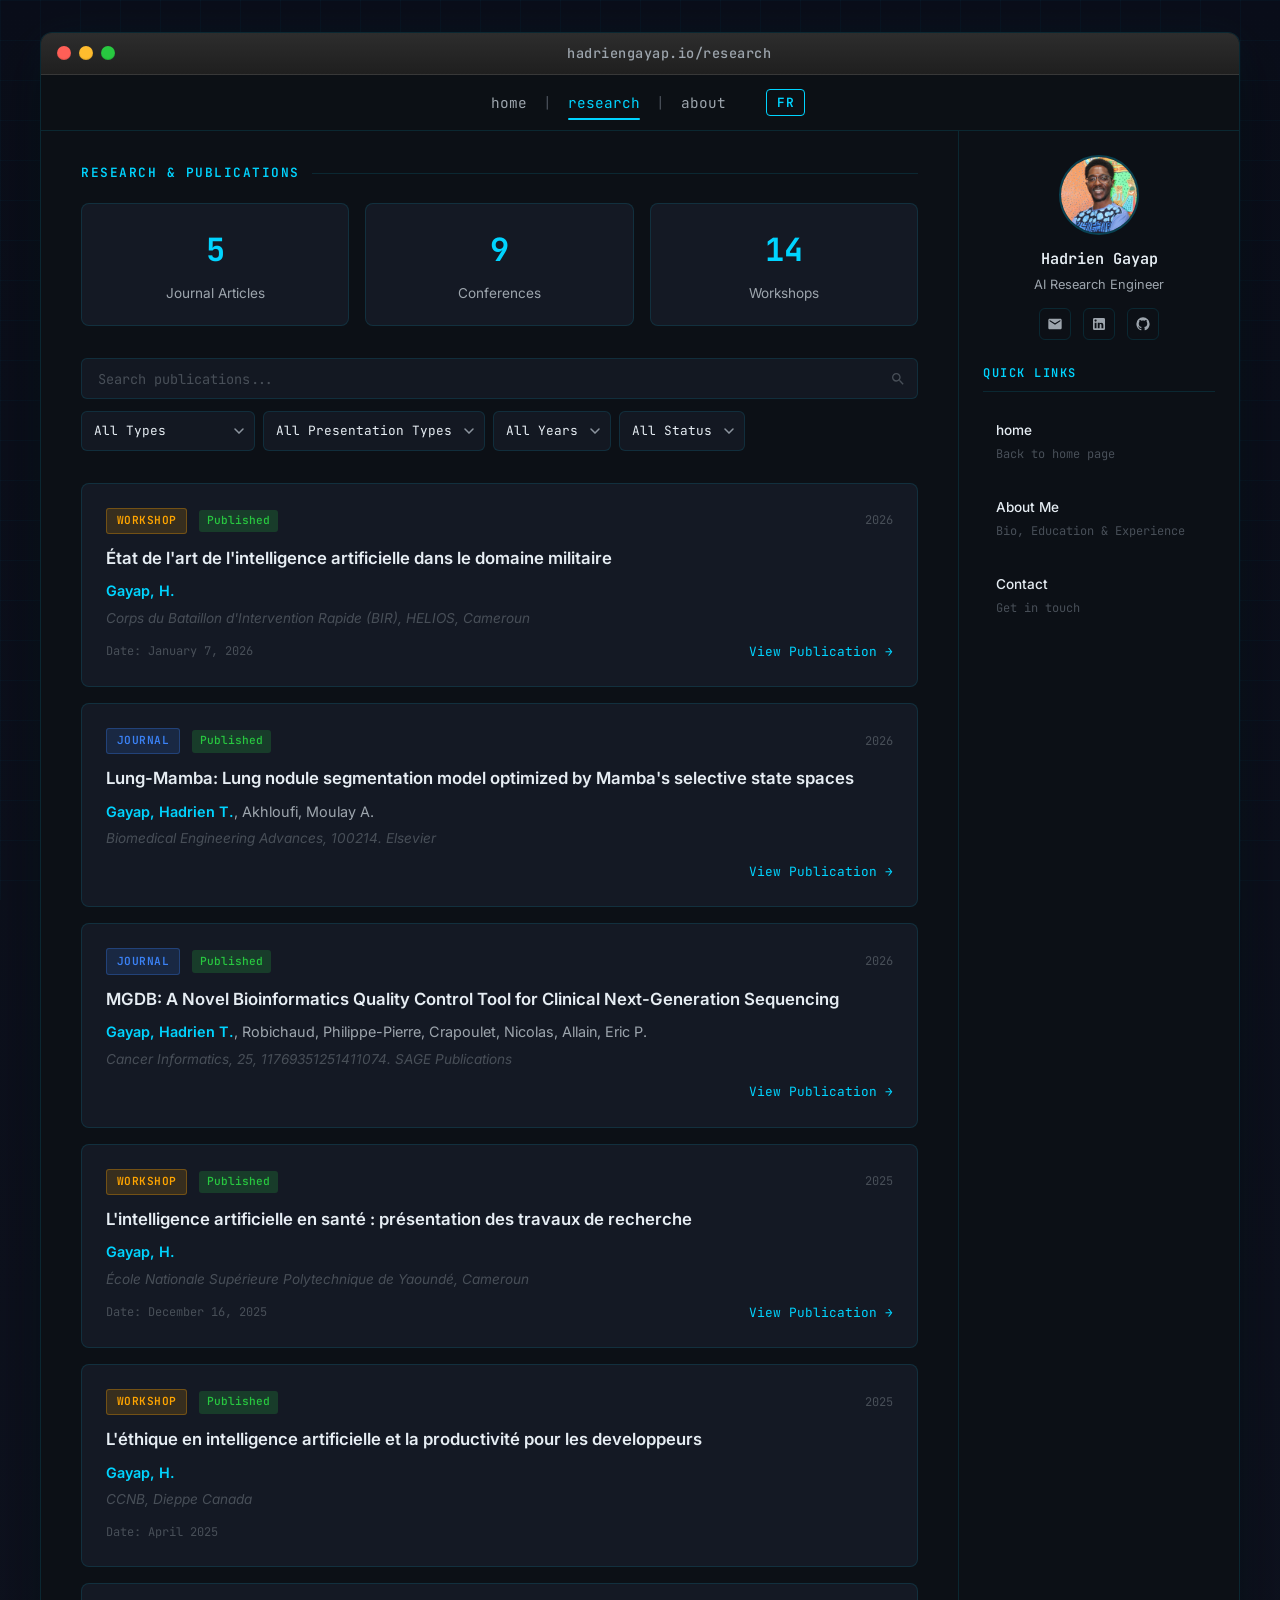
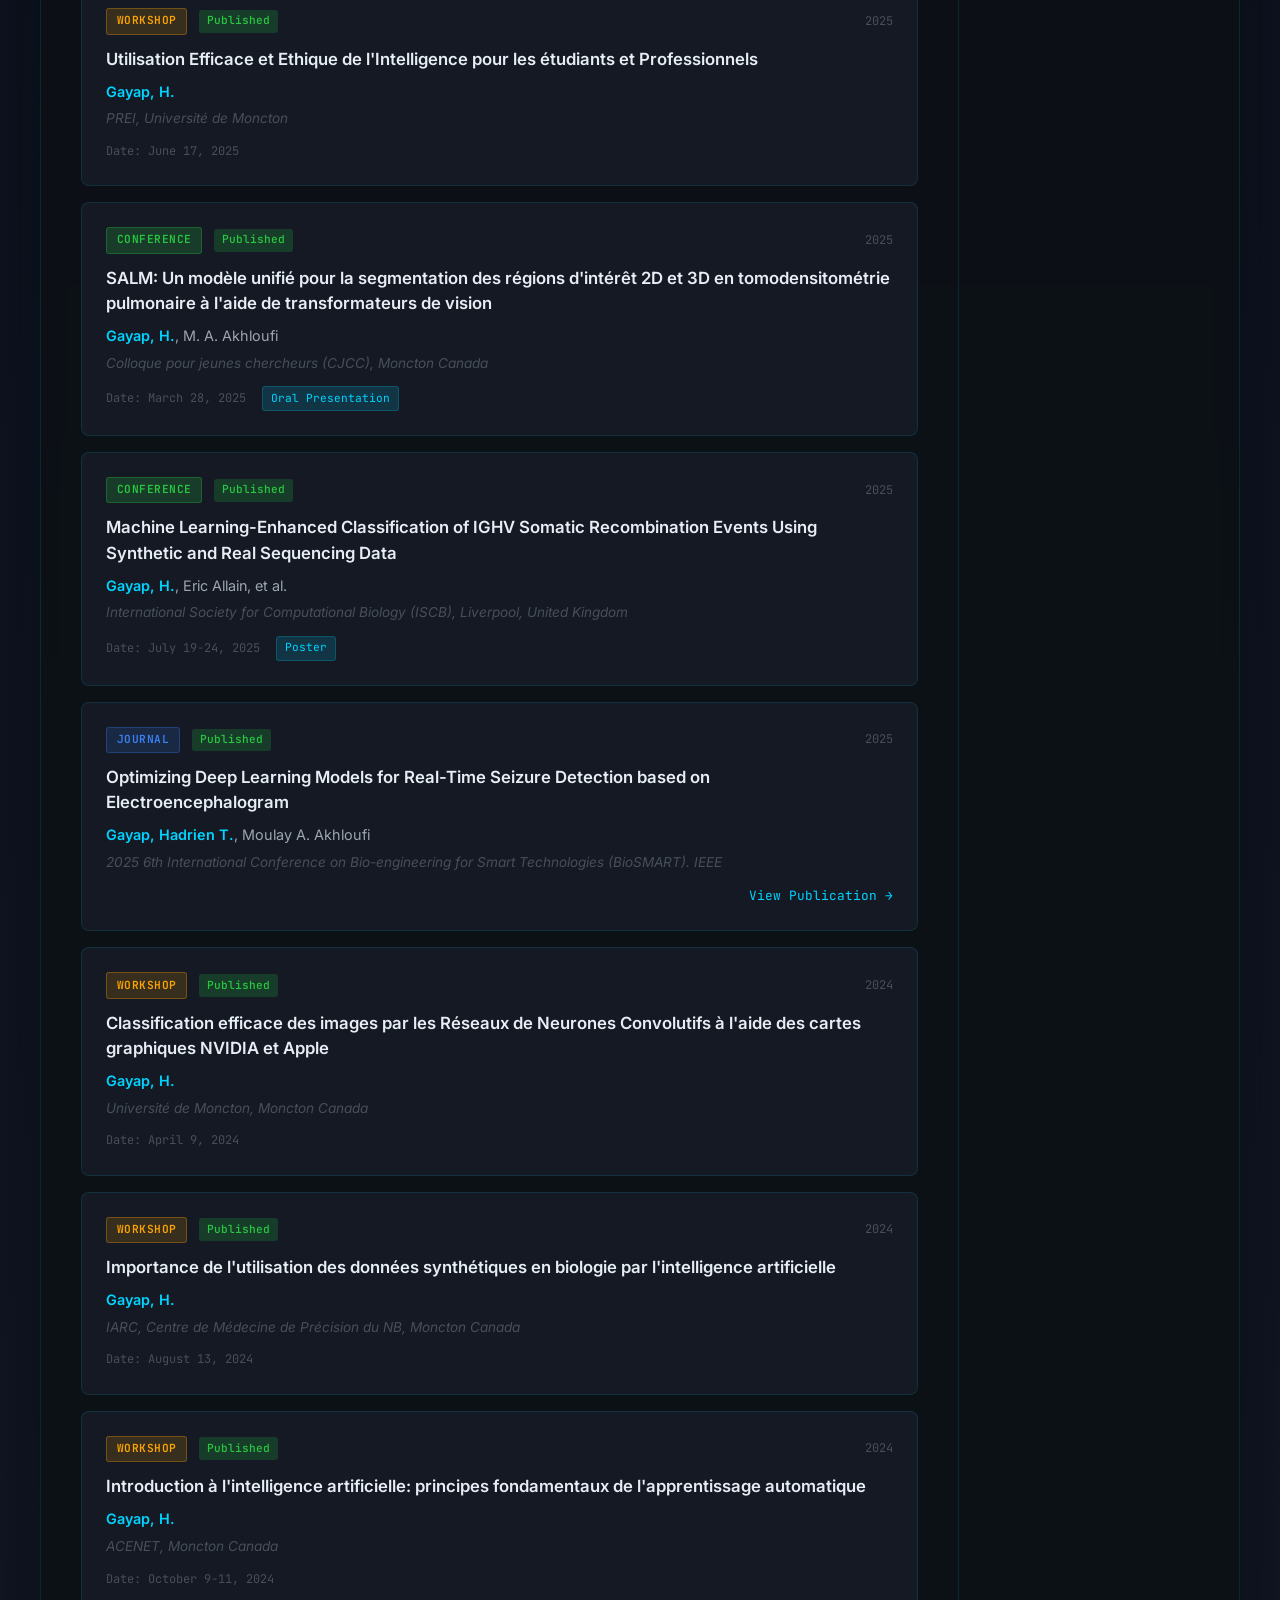
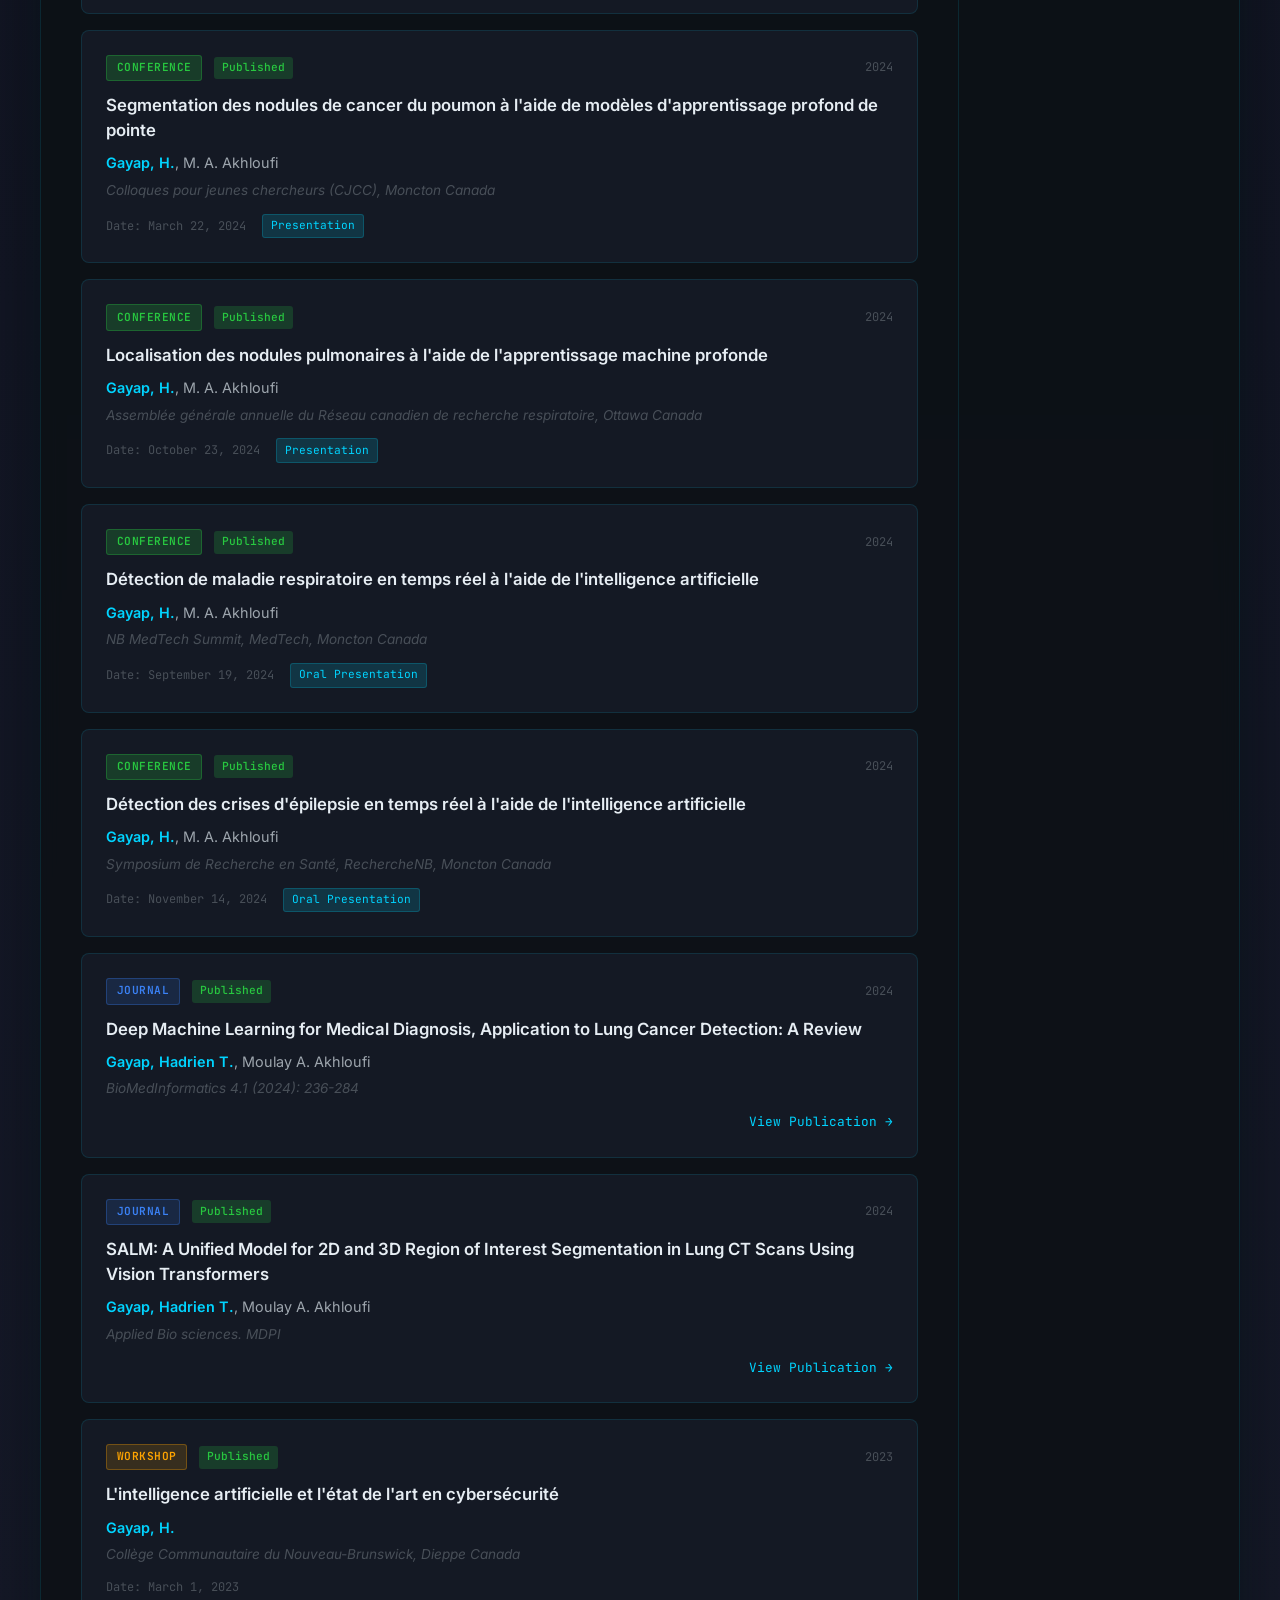
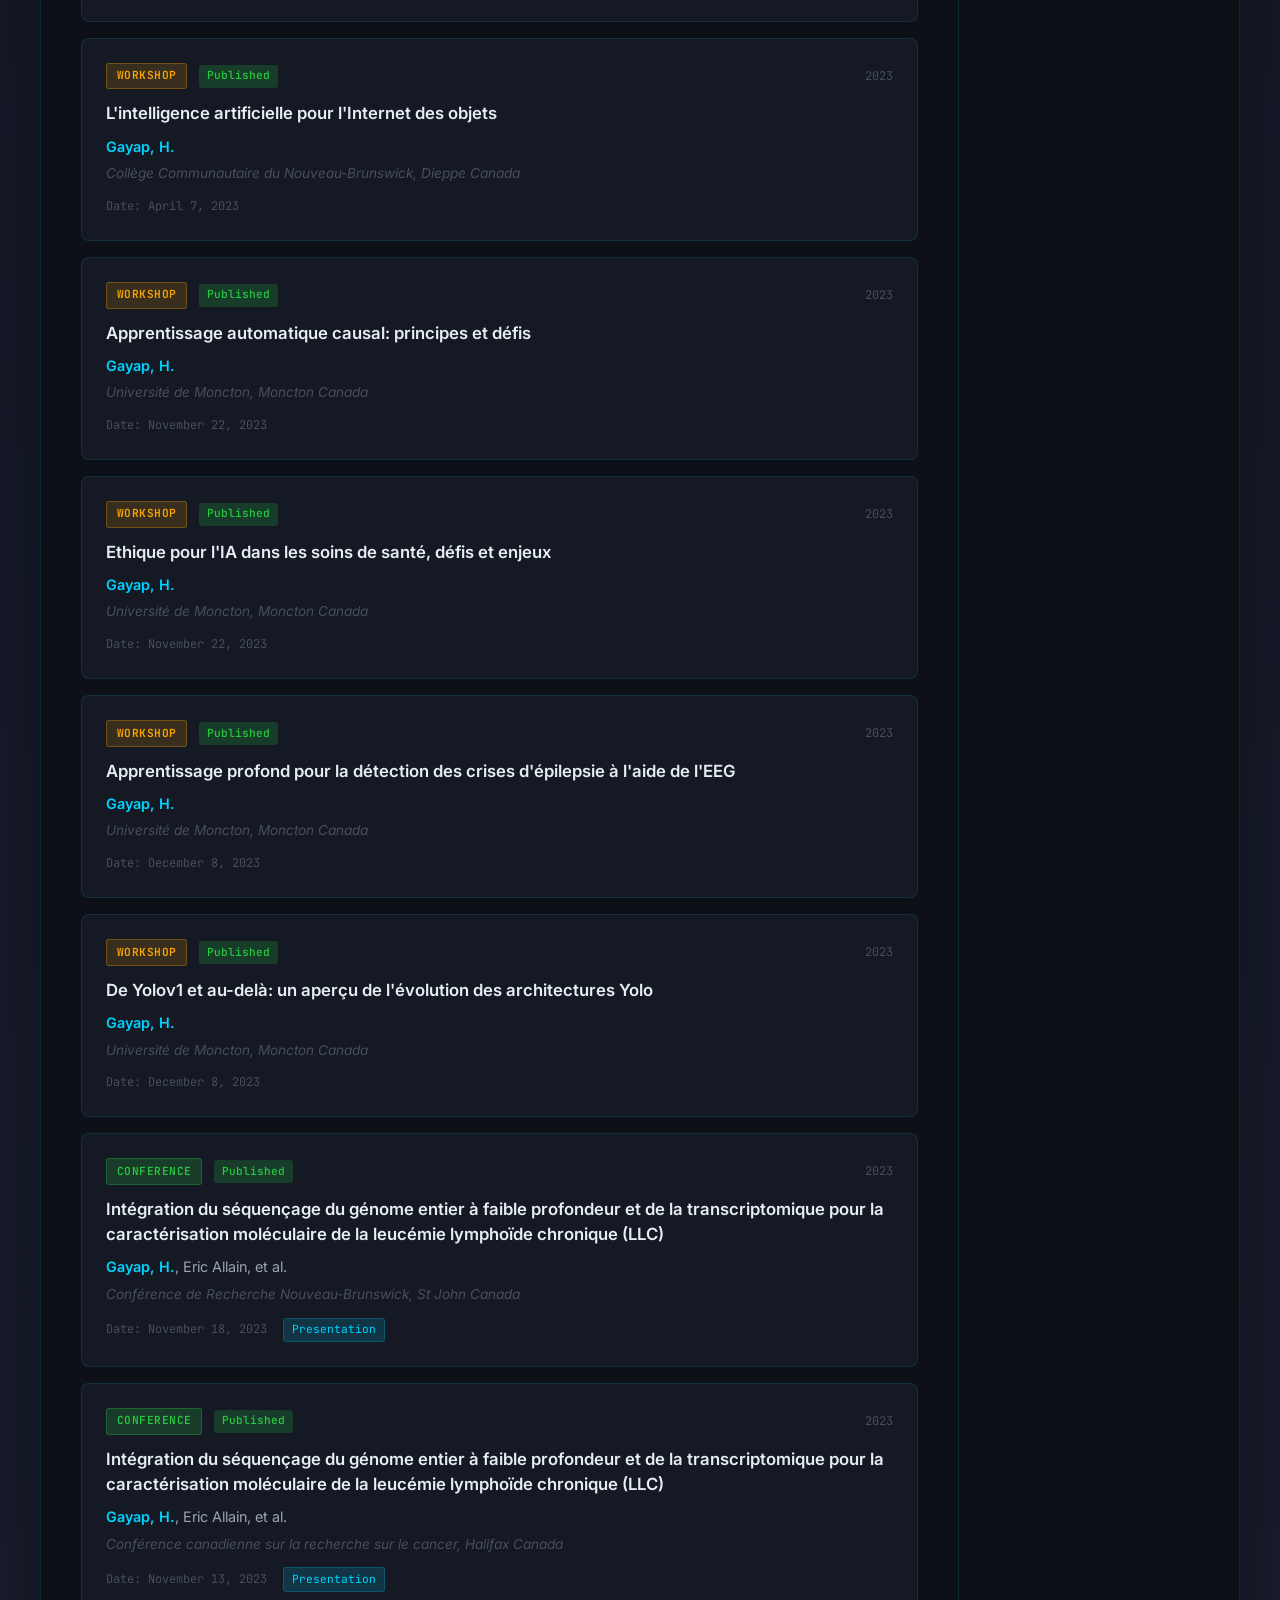
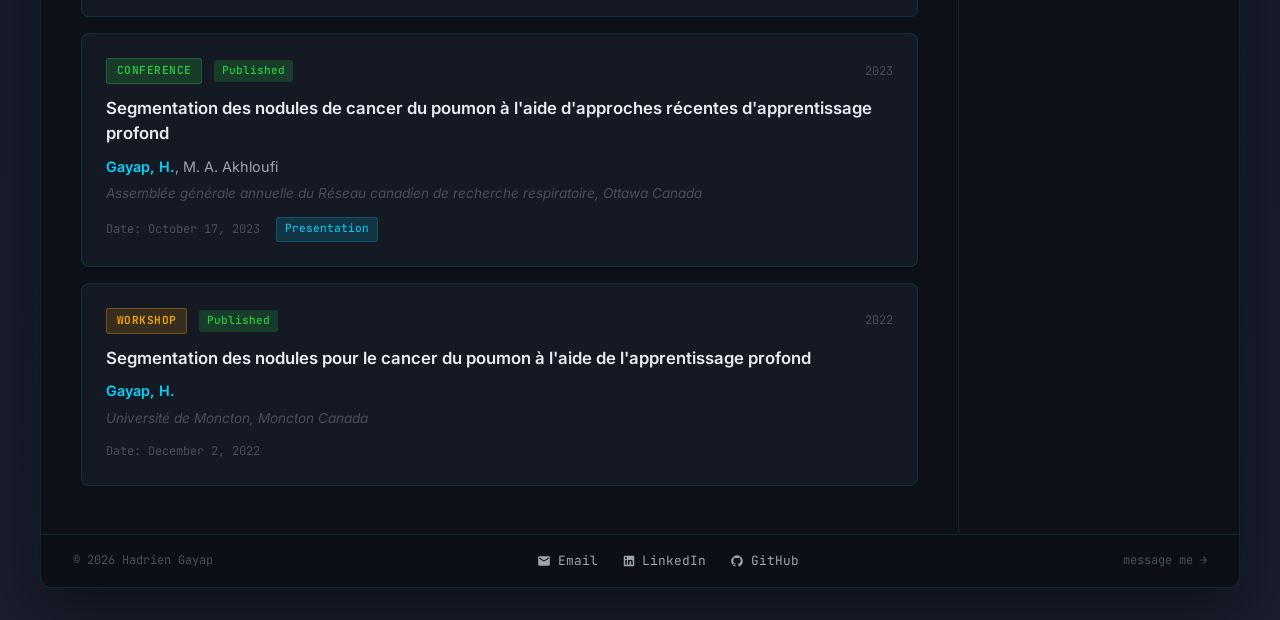
<file: research.html>
<!DOCTYPE html>
<html lang="en" data-lang="en">

<head>
    <meta charset="UTF-8">
    <script>
        (function () {
            var lang = localStorage.getItem('portfolio-lang') ||
                (navigator.language && navigator.language.startsWith('fr') ? 'fr' : 'en');
            document.documentElement.lang = lang;
            document.documentElement.setAttribute('data-lang', lang);
        })();
    </script>
    <meta name="viewport" content="width=device-width, initial-scale=1.0">
    <meta name="description"
        content="Research & Publications - Hadrien Gayap - AI Research Engineer">
    <meta name="author" content="Hadrien Gayap">
    <title>Research | Hadrien Gayap</title>
    <link rel="preconnect" href="https://fonts.googleapis.com">
    <link rel="preconnect" href="https://fonts.gstatic.com" crossorigin>
    <link href="https://fonts.googleapis.com/css2?family=JetBrains+Mono:wght@300;400;500;600;700&family=Inter:wght@300;400;500;600;700&display=swap" rel="stylesheet">
    <link rel="icon" type="image/svg+xml" href="assets/favicon.svg">
    <link rel="stylesheet" href="styles.css">
</head>

<body>
    <div class="window-frame" id="window-frame">
        <!-- Title Bar -->
        <div class="titlebar">
            <div class="traffic-lights">
                <button class="traffic-light tl-close" id="tl-close" aria-label="Close"></button>
                <button class="traffic-light tl-minimize" id="tl-minimize" aria-label="Minimize"></button>
                <button class="traffic-light tl-maximize" id="tl-maximize" aria-label="Maximize"></button>
            </div>
            <div class="titlebar-title">hadriengayap.io/research</div>
        </div>

        <!-- Navigation -->
        <nav class="nav-bar">
            <button class="nav-toggle-btn" id="nav-toggle" aria-label="Toggle navigation">&#9776;</button>
            <div class="nav-links" id="nav-links">
                <a href="index.html" class="nav-link" data-i18n="nav.home">home</a>
                <span class="nav-separator">|</span>
                <a href="research.html" class="nav-link active" data-i18n="nav.research">research</a>
                <span class="nav-separator">|</span>
                <a href="about.html" class="nav-link" data-i18n="nav.about">about</a>
            </div>
            <button class="lang-toggle" id="lang-toggle" aria-label="Switch language">
                <span class="lang-label lang-en">FR</span>
                <span class="lang-label lang-fr">EN</span>
            </button>
        </nav>

        <!-- Window Body -->
        <div class="window-body" id="window-body">
            <!-- Main Content -->
            <main class="main-content">
                <h1 class="section-heading" data-i18n="research.title">Research & Publications</h1>

                <!-- Stats -->
                <div class="research-stats">
                    <div class="stat-card">
                        <span class="stat-number" data-target="5">0</span>
                        <span class="stat-label" data-i18n="research.stat.journals">Journal Articles</span>
                    </div>
                    <div class="stat-card">
                        <span class="stat-number" data-target="9">0</span>
                        <span class="stat-label" data-i18n="research.stat.conferences">Conferences</span>
                    </div>
                    <div class="stat-card">
                        <span class="stat-number" data-target="14">0</span>
                        <span class="stat-label" data-i18n="research.stat.workshops">Workshops</span>
                    </div>
                </div>

                <!-- Filters -->
                <div class="research-controls">
                    <div class="search-bar">
                        <input type="text" id="search-publications" placeholder="Search publications..." aria-label="Search publications" data-i18n-placeholder="research.search.placeholder">
                        <svg viewBox="0 0 24 24" fill="currentColor"><path d="M15.5 14h-.79l-.28-.27A6.471 6.471 0 0 0 16 9.5 6.5 6.5 0 1 0 9.5 16c1.61 0 3.09-.59 4.23-1.57l.27.28v.79l5 4.99L20.49 19l-4.99-5zm-6 0C7.01 14 5 11.99 5 9.5S7.01 5 9.5 5 14 7.01 14 9.5 11.99 14 9.5 14z"/></svg>
                    </div>
                    <div class="filters">
                        <select id="filter-type" aria-label="Filter by type">
                            <option value="all" data-i18n="research.filter.allTypes">All Types</option>
                            <option value="journal" data-i18n="research.filter.journal">Journal Articles</option>
                            <option value="conference" data-i18n="research.filter.conference">Conferences</option>
                            <option value="workshop" data-i18n="research.filter.workshop">Workshops</option>
                        </select>
                        <select id="filter-presentation" aria-label="Filter by presentation type">
                            <option value="all" data-i18n="research.filter.allPresentation">All Presentation Types</option>
                            <option value="Poster" data-i18n="research.filter.poster">Poster</option>
                            <option value="Oral Presentation" data-i18n="research.filter.oral">Oral Presentation</option>
                            <option value="Presentation" data-i18n="research.filter.presentation">Presentation</option>
                        </select>
                        <select id="filter-year" aria-label="Filter by year">
                            <option value="all" data-i18n="research.filter.allYears">All Years</option>
                            <option value="2026">2026</option>
                            <option value="2025">2025</option>
                            <option value="2024">2024</option>
                            <option value="2023">2023</option>
                            <option value="2022">2022</option>
                            <option value="2021">2021</option>
                        </select>
                        <select id="filter-status" aria-label="Filter by status">
                            <option value="all" data-i18n="research.filter.allStatus">All Status</option>
                            <option value="published" data-i18n="research.filter.published">Published</option>
                            <option value="review" data-i18n="research.filter.review">In Review</option>
                            <option value="accepted" data-i18n="research.filter.accepted">Accepted</option>
                        </select>
                    </div>
                </div>

                <!-- Publications List -->
                <div id="publications-container" class="publications-list"></div>
            </main>

            <!-- Sidebar -->
            <aside class="sidebar">
                <div class="sidebar-profile">
                    <img src="assets/profile.jpg" alt="Hadrien Gayap" class="sidebar-profile-img">
                    <div class="sidebar-profile-name">Hadrien Gayap</div>
                    <div class="sidebar-profile-role" data-i18n="sidebar.role">AI Research Engineer</div>
                    <div class="sidebar-social">
                        <a href="mailto:gthadrien111@gmail.com" aria-label="Email"><svg viewBox="0 0 24 24" fill="currentColor"><path d="M20 4H4c-1.1 0-2 .9-2 2v12c0 1.1.9 2 2 2h16c1.1 0 2-.9 2-2V6c0-1.1-.9-2-2-2zm0 4l-8 5-8-5V6l8 5 8-5v2z"/></svg></a>
                        <a href="https://linkedin.com/in/hadriengayap" target="_blank" rel="noopener" aria-label="LinkedIn"><svg viewBox="0 0 24 24" fill="currentColor"><path d="M19 3a2 2 0 0 1 2 2v14a2 2 0 0 1-2 2H5a2 2 0 0 1-2-2V5a2 2 0 0 1 2-2h14m-.5 15.5v-5.3a3.26 3.26 0 0 0-3.26-3.26c-.85 0-1.84.52-2.32 1.3v-1.11h-2.79v8.37h2.79v-4.93c0-.77.62-1.4 1.39-1.4a1.4 1.4 0 0 1 1.4 1.4v4.93h2.79M6.88 8.56a1.68 1.68 0 0 0 1.68-1.68c0-.93-.75-1.69-1.68-1.69a1.69 1.69 0 0 0-1.69 1.69c0 .93.76 1.68 1.69 1.68m1.39 9.94v-8.37H5.5v8.37h2.77z"/></svg></a>
                        <a href="https://github.com/gth-ai" target="_blank" rel="noopener" aria-label="GitHub"><svg viewBox="0 0 24 24" fill="currentColor"><path d="M12 2A10 10 0 0 0 2 12c0 4.42 2.87 8.17 6.84 9.5.5.08.66-.23.66-.5v-1.69c-2.77.6-3.36-1.34-3.36-1.34-.46-1.16-1.11-1.47-1.11-1.47-.91-.62.07-.6.07-.6 1 .07 1.53 1.03 1.53 1.03.87 1.52 2.34 1.07 2.91.83.09-.65.35-1.09.63-1.34-2.22-.25-4.55-1.11-4.55-4.92 0-1.11.38-2 1.03-2.71-.1-.25-.45-1.29.1-2.64 0 0 .84-.27 2.75 1.02.79-.22 1.65-.33 2.5-.33.85 0 1.71.11 2.5.33 1.91-1.29 2.75-1.02 2.75-1.02.55 1.35.2 2.39.1 2.64.65.71 1.03 1.6 1.03 2.71 0 3.82-2.34 4.66-4.57 4.91.36.31.69.92.69 1.85V21c0 .27.16.59.67.5C19.14 20.16 22 16.42 22 12A10 10 0 0 0 12 2z"/></svg></a>
                    </div>
                </div>

                <div class="sidebar-section">
                    <h3 class="sidebar-title" data-i18n="sidebar.quickLinks">Quick Links</h3>
                    <a href="index.html" class="sidebar-pub">
                        <div class="sidebar-pub-title" data-i18n="nav.home">Home</div>
                        <div class="sidebar-pub-meta" data-i18n="sidebar.backHome">Back to home page</div>
                    </a>
                    <a href="about.html" class="sidebar-pub">
                        <div class="sidebar-pub-title" data-i18n="sidebar.aboutMe">About Me</div>
                        <div class="sidebar-pub-meta" data-i18n="sidebar.bioEdu">Bio, Education & Experience</div>
                    </a>
                    <a href="about.html#contact" class="sidebar-pub">
                        <div class="sidebar-pub-title" data-i18n="sidebar.contact">Contact</div>
                        <div class="sidebar-pub-meta" data-i18n="sidebar.getInTouch">Get in touch</div>
                    </a>
                </div>
            </aside>
        </div>

        <!-- Closed message -->
        <div class="closed-message" id="closed-message">
            <h2 data-i18n="closed.title">Process terminated.</h2>
            <p data-i18n="closed.message">hadriengayap.io has stopped running. Would you like to restart?</p>
            <button id="restart-btn" data-i18n="closed.restart">Restart</button>
        </div>

        <!-- Footer -->
        <footer class="window-footer">
            <div class="footer-left" data-i18n="footer.copyright">&copy; 2026 Hadrien Gayap</div>
            <div class="footer-center">
                <a href="mailto:gthadrien111@gmail.com"><svg viewBox="0 0 24 24" fill="currentColor"><path d="M20 4H4c-1.1 0-2 .9-2 2v12c0 1.1.9 2 2 2h16c1.1 0 2-.9 2-2V6c0-1.1-.9-2-2-2zm0 4l-8 5-8-5V6l8 5 8-5v2z"/></svg> <span data-i18n="footer.email">Email</span></a>
                <a href="https://linkedin.com/in/hadriengayap" target="_blank" rel="noopener"><svg viewBox="0 0 24 24" fill="currentColor"><path d="M19 3a2 2 0 0 1 2 2v14a2 2 0 0 1-2 2H5a2 2 0 0 1-2-2V5a2 2 0 0 1 2-2h14m-.5 15.5v-5.3a3.26 3.26 0 0 0-3.26-3.26c-.85 0-1.84.52-2.32 1.3v-1.11h-2.79v8.37h2.79v-4.93c0-.77.62-1.4 1.39-1.4a1.4 1.4 0 0 1 1.4 1.4v4.93h2.79M6.88 8.56a1.68 1.68 0 0 0 1.68-1.68c0-.93-.75-1.69-1.68-1.69a1.69 1.69 0 0 0-1.69 1.69c0 .93.76 1.68 1.69 1.68m1.39 9.94v-8.37H5.5v8.37h2.77z"/></svg> LinkedIn</a>
                <a href="https://github.com/gth-ai" target="_blank" rel="noopener"><svg viewBox="0 0 24 24" fill="currentColor"><path d="M12 2A10 10 0 0 0 2 12c0 4.42 2.87 8.17 6.84 9.5.5.08.66-.23.66-.5v-1.69c-2.77.6-3.36-1.34-3.36-1.34-.46-1.16-1.11-1.47-1.11-1.47-.91-.62.07-.6.07-.6 1 .07 1.53 1.03 1.53 1.03.87 1.52 2.34 1.07 2.91.83.09-.65.35-1.09.63-1.34-2.22-.25-4.55-1.11-4.55-4.92 0-1.11.38-2 1.03-2.71-.1-.25-.45-1.29.1-2.64 0 0 .84-.27 2.75 1.02.79-.22 1.65-.33 2.5-.33.85 0 1.71.11 2.5.33 1.91-1.29 2.75-1.02 2.75-1.02.55 1.35.2 2.39.1 2.64.65.71 1.03 1.6 1.03 2.71 0 3.82-2.34 4.66-4.57 4.91.36.31.69.92.69 1.85V21c0 .27.16.59.67.5C19.14 20.16 22 16.42 22 12A10 10 0 0 0 12 2z"/></svg> GitHub</a>
            </div>
            <div class="footer-right" data-i18n="footer.message">message me &rarr;</div>
        </footer>
    </div>

    <script src="i18n.js"></script>
    <script src="script.js"></script>
</body>
</html>
</file>
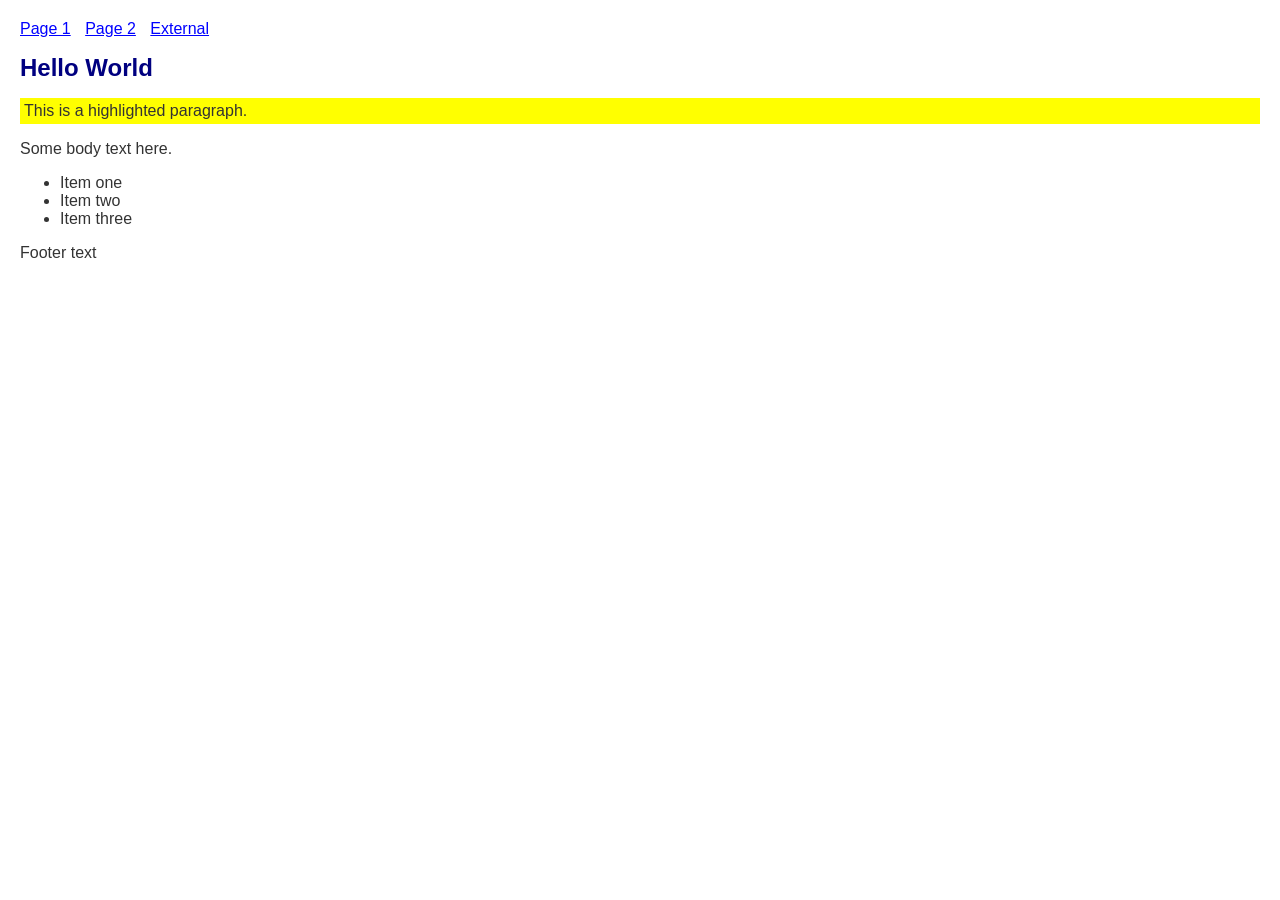
<file: .claude/skills/gstack/browse/test/fixtures/basic.html>
<!DOCTYPE html>
<html lang="en">
<head>
  <meta charset="utf-8">
  <title>Test Page - Basic</title>
  <style>
    body { font-family: "Helvetica Neue", sans-serif; color: #333; margin: 20px; }
    h1 { color: navy; font-size: 24px; }
    .highlight { background: yellow; padding: 4px; }
    .hidden { display: none; }
    nav a { margin-right: 10px; color: blue; }
  </style>
</head>
<body>
  <nav>
    <a href="/page1">Page 1</a>
    <a href="/page2">Page 2</a>
    <a href="https://external.com/link">External</a>
  </nav>
  <h1 id="title">Hello World</h1>
  <p class="highlight">This is a highlighted paragraph.</p>
  <p class="hidden">This should be hidden.</p>
  <div id="content" data-testid="main-content" data-version="1.0">
    <p>Some body text here.</p>
    <ul>
      <li>Item one</li>
      <li>Item two</li>
      <li>Item three</li>
    </ul>
  </div>
  <footer>Footer text</footer>
</body>
</html>
</file>
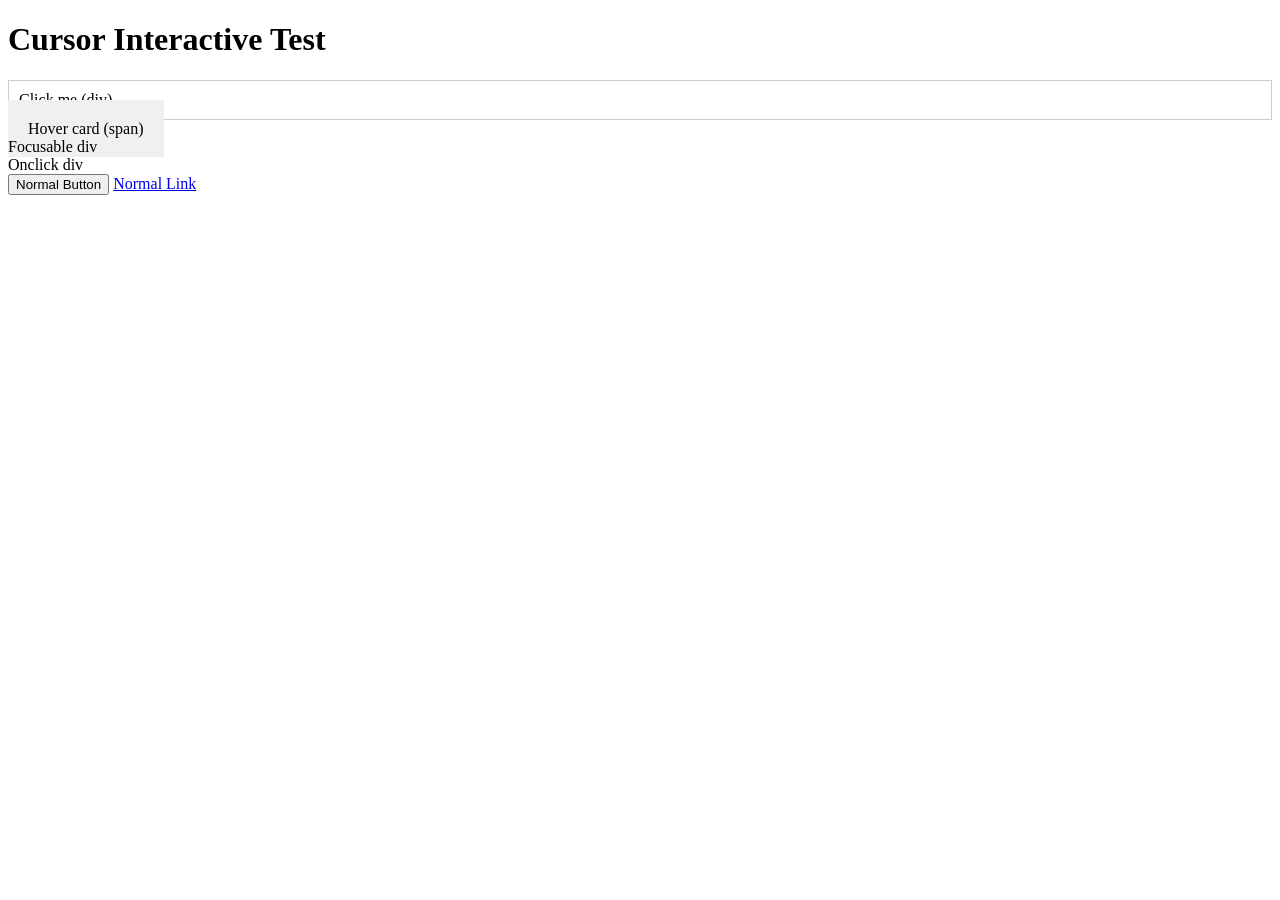
<file: .claude/skills/gstack/browse/test/fixtures/cursor-interactive.html>
<!DOCTYPE html>
<html lang="en">
<head>
  <meta charset="utf-8">
  <title>Test Page - Cursor Interactive</title>
  <style>
    .clickable-div { cursor: pointer; padding: 10px; border: 1px solid #ccc; }
    .hover-card { cursor: pointer; padding: 20px; background: #f0f0f0; }
  </style>
</head>
<body>
  <h1>Cursor Interactive Test</h1>
  <!-- These are NOT standard interactive elements but have cursor:pointer -->
  <div class="clickable-div" id="click-div" onclick="this.textContent = 'clicked!'">Click me (div)</div>
  <span class="hover-card" id="hover-span">Hover card (span)</span>
  <div tabindex="0" id="focusable-div">Focusable div</div>
  <div onclick="alert('hi')" id="onclick-div">Onclick div</div>
  <!-- Standard interactive element (should NOT appear in -C output) -->
  <button id="normal-btn">Normal Button</button>
  <a href="/test">Normal Link</a>
</body>
</html>
</file>
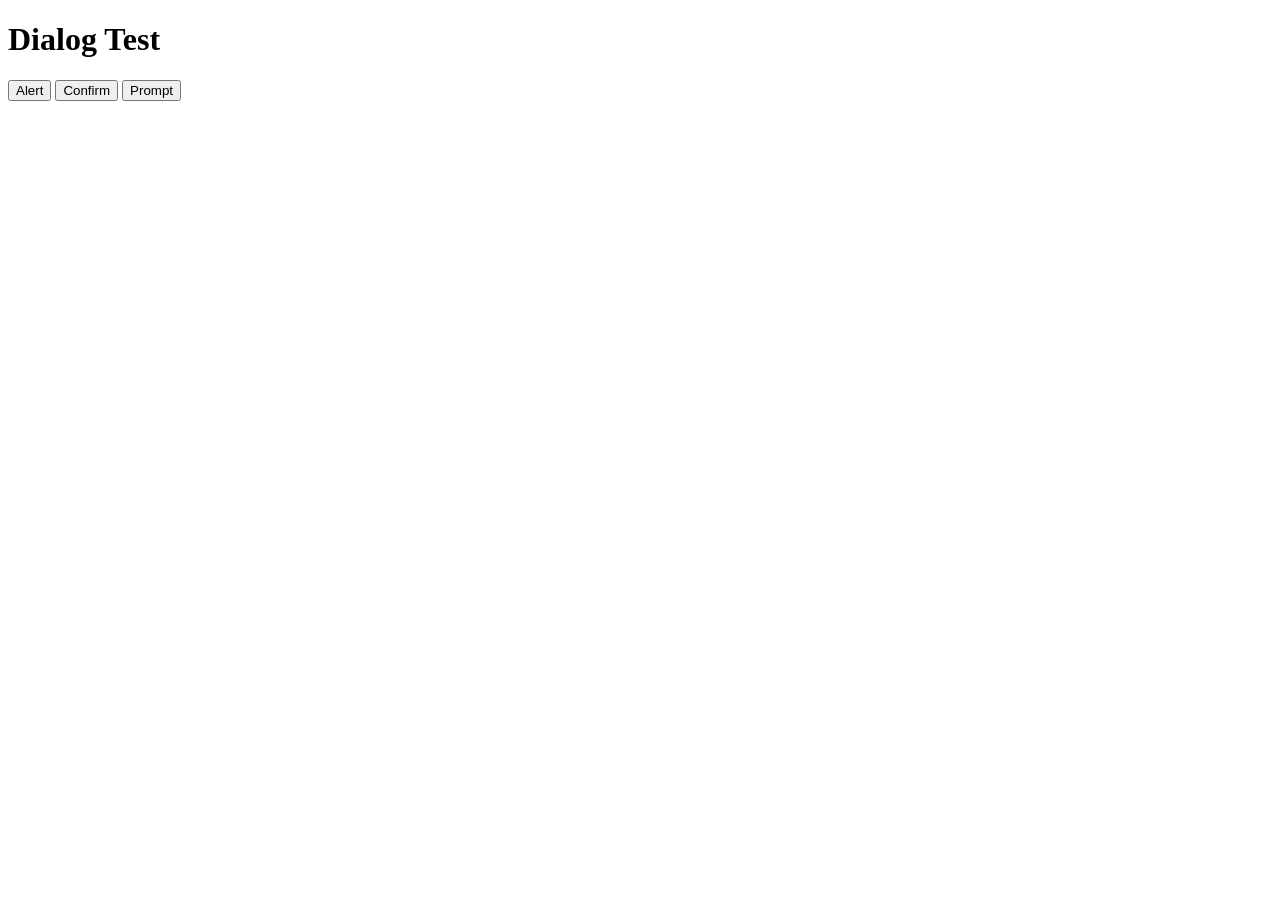
<file: .claude/skills/gstack/browse/test/fixtures/dialog.html>
<!DOCTYPE html>
<html lang="en">
<head>
  <meta charset="utf-8">
  <title>Test Page - Dialog</title>
</head>
<body>
  <h1>Dialog Test</h1>
  <button id="alert-btn" onclick="alert('Hello from alert')">Alert</button>
  <button id="confirm-btn" onclick="document.getElementById('confirm-result').textContent = confirm('Are you sure?') ? 'confirmed' : 'cancelled'">Confirm</button>
  <button id="prompt-btn" onclick="document.getElementById('prompt-result').textContent = prompt('Enter name:', 'default') || 'null'">Prompt</button>
  <p id="confirm-result"></p>
  <p id="prompt-result"></p>
</body>
</html>
</file>
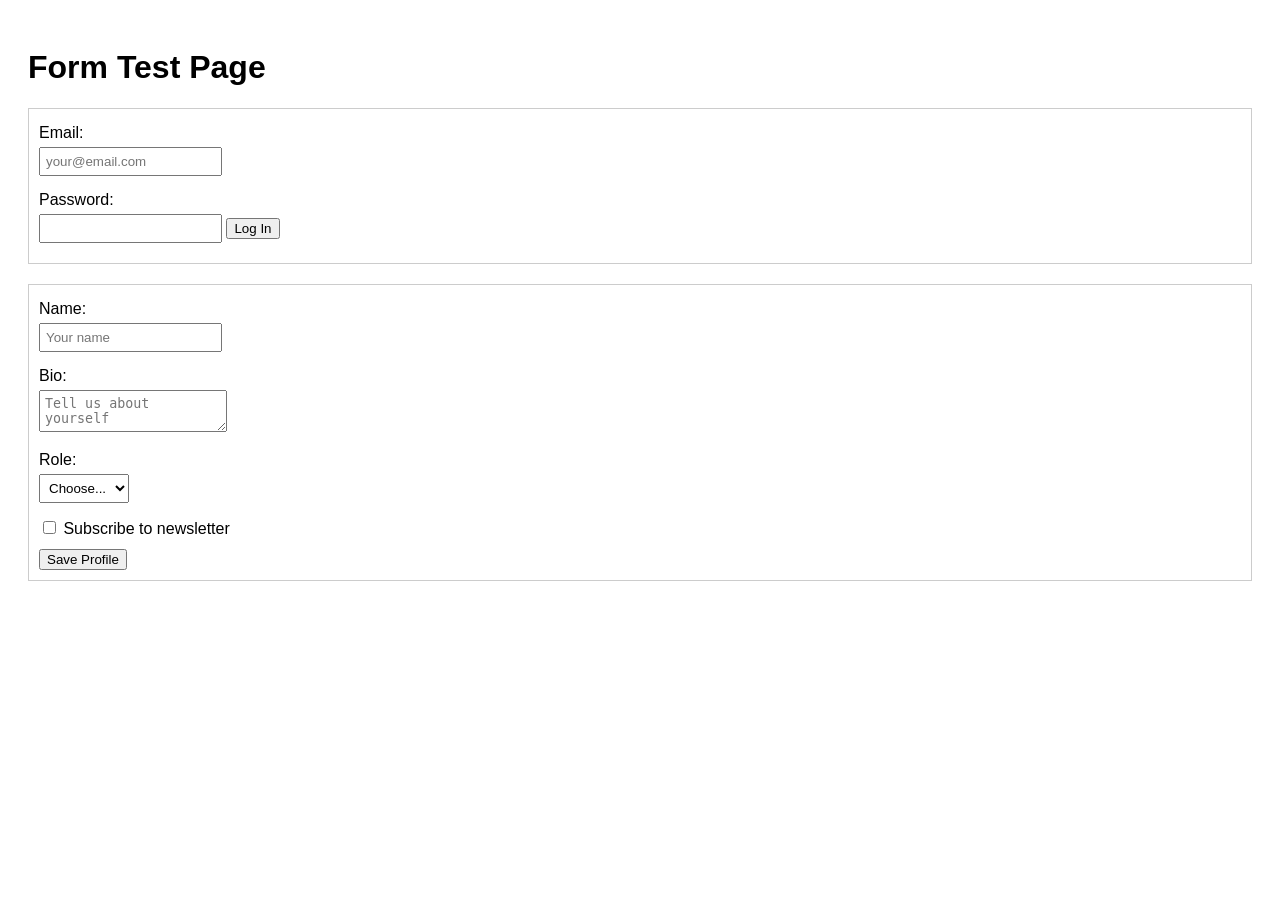
<file: .claude/skills/gstack/browse/test/fixtures/forms.html>
<!DOCTYPE html>
<html lang="en">
<head>
  <meta charset="utf-8">
  <title>Test Page - Forms</title>
  <style>
    body { font-family: sans-serif; padding: 20px; }
    form { margin-bottom: 20px; padding: 10px; border: 1px solid #ccc; }
    label { display: block; margin: 5px 0; }
    input, select, textarea { margin-bottom: 10px; padding: 5px; }
    #result { color: green; display: none; }
  </style>
</head>
<body>
  <h1>Form Test Page</h1>

  <form id="login-form" action="/login" method="post">
    <label for="email">Email:</label>
    <input type="email" id="email" name="email" placeholder="your@email.com" required>
    <label for="password">Password:</label>
    <input type="password" id="password" name="password" required>
    <button type="submit" id="login-btn">Log In</button>
  </form>

  <form id="profile-form" action="/profile" method="post">
    <label for="name">Name:</label>
    <input type="text" id="name" name="name" placeholder="Your name">
    <label for="bio">Bio:</label>
    <textarea id="bio" name="bio" placeholder="Tell us about yourself"></textarea>
    <label for="role">Role:</label>
    <select id="role" name="role">
      <option value="">Choose...</option>
      <option value="admin">Admin</option>
      <option value="user">User</option>
      <option value="guest">Guest</option>
    </select>
    <label>
      <input type="checkbox" id="newsletter" name="newsletter"> Subscribe to newsletter
    </label>
    <button type="submit" id="profile-btn">Save Profile</button>
  </form>

  <div id="result">Form submitted!</div>

  <script>
    document.querySelectorAll('form').forEach(form => {
      form.addEventListener('submit', (e) => {
        e.preventDefault();
        document.getElementById('result').style.display = 'block';
        console.log('[Form] Submitted:', form.id);
      });
    });
  </script>
</body>
</html>
</file>
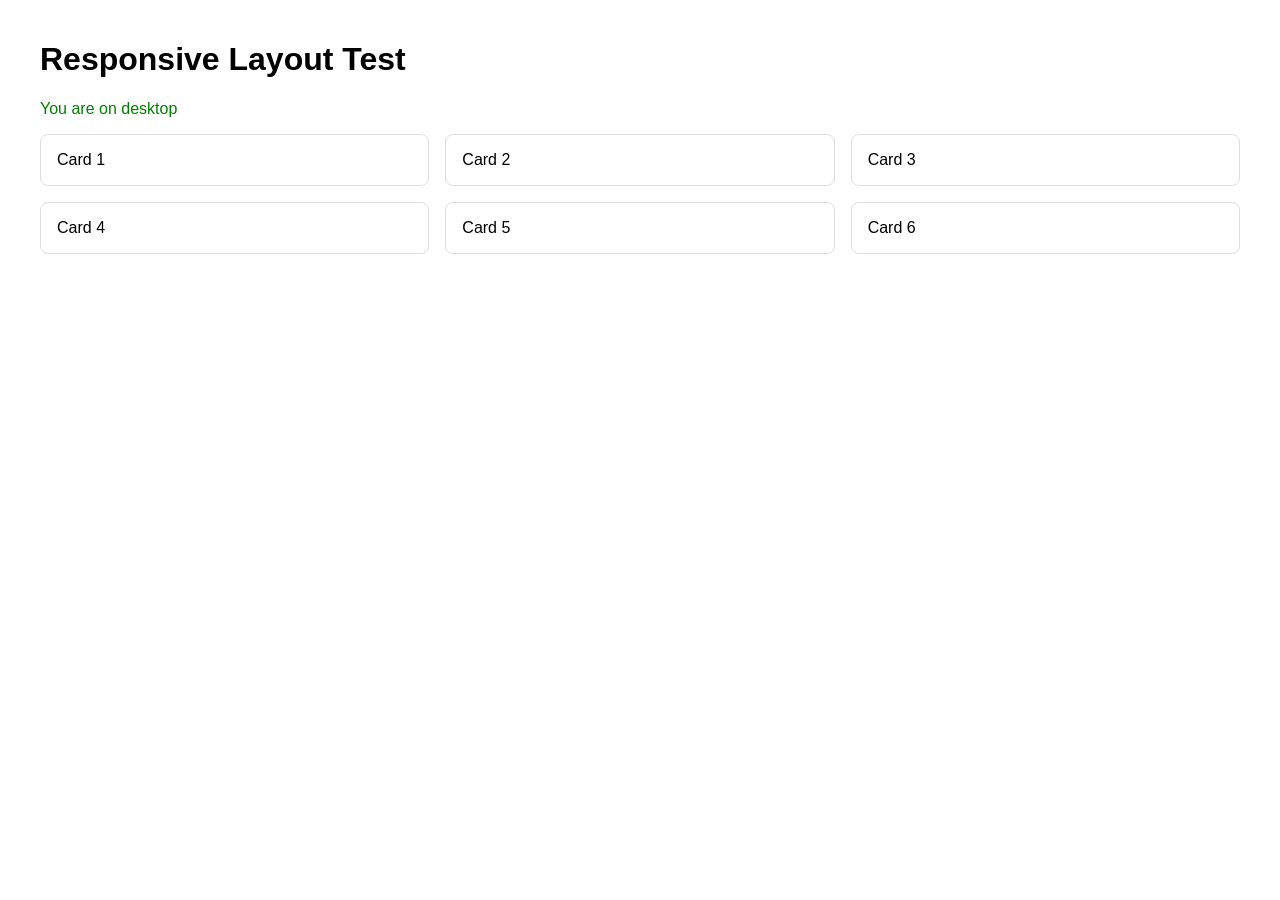
<file: .claude/skills/gstack/browse/test/fixtures/responsive.html>
<!DOCTYPE html>
<html lang="en">
<head>
  <meta charset="utf-8">
  <meta name="viewport" content="width=device-width, initial-scale=1">
  <title>Test Page - Responsive</title>
  <style>
    body { font-family: sans-serif; margin: 0; padding: 20px; }
    .container { max-width: 1200px; margin: 0 auto; }
    .grid { display: grid; gap: 16px; }
    .card { padding: 16px; border: 1px solid #ddd; border-radius: 8px; }

    /* Mobile: single column */
    .grid { grid-template-columns: 1fr; }

    /* Tablet: two columns */
    @media (min-width: 768px) {
      .grid { grid-template-columns: 1fr 1fr; }
      .mobile-only { display: none; }
    }

    /* Desktop: three columns */
    @media (min-width: 1024px) {
      .grid { grid-template-columns: 1fr 1fr 1fr; }
    }

    .mobile-only { color: red; }
    .desktop-indicator { display: none; }
    @media (min-width: 1024px) {
      .desktop-indicator { display: block; color: green; }
    }
  </style>
</head>
<body>
  <div class="container">
    <h1>Responsive Layout Test</h1>
    <p class="mobile-only">You are on mobile</p>
    <p class="desktop-indicator">You are on desktop</p>
    <div class="grid">
      <div class="card">Card 1</div>
      <div class="card">Card 2</div>
      <div class="card">Card 3</div>
      <div class="card">Card 4</div>
      <div class="card">Card 5</div>
      <div class="card">Card 6</div>
    </div>
  </div>
</body>
</html>
</file>
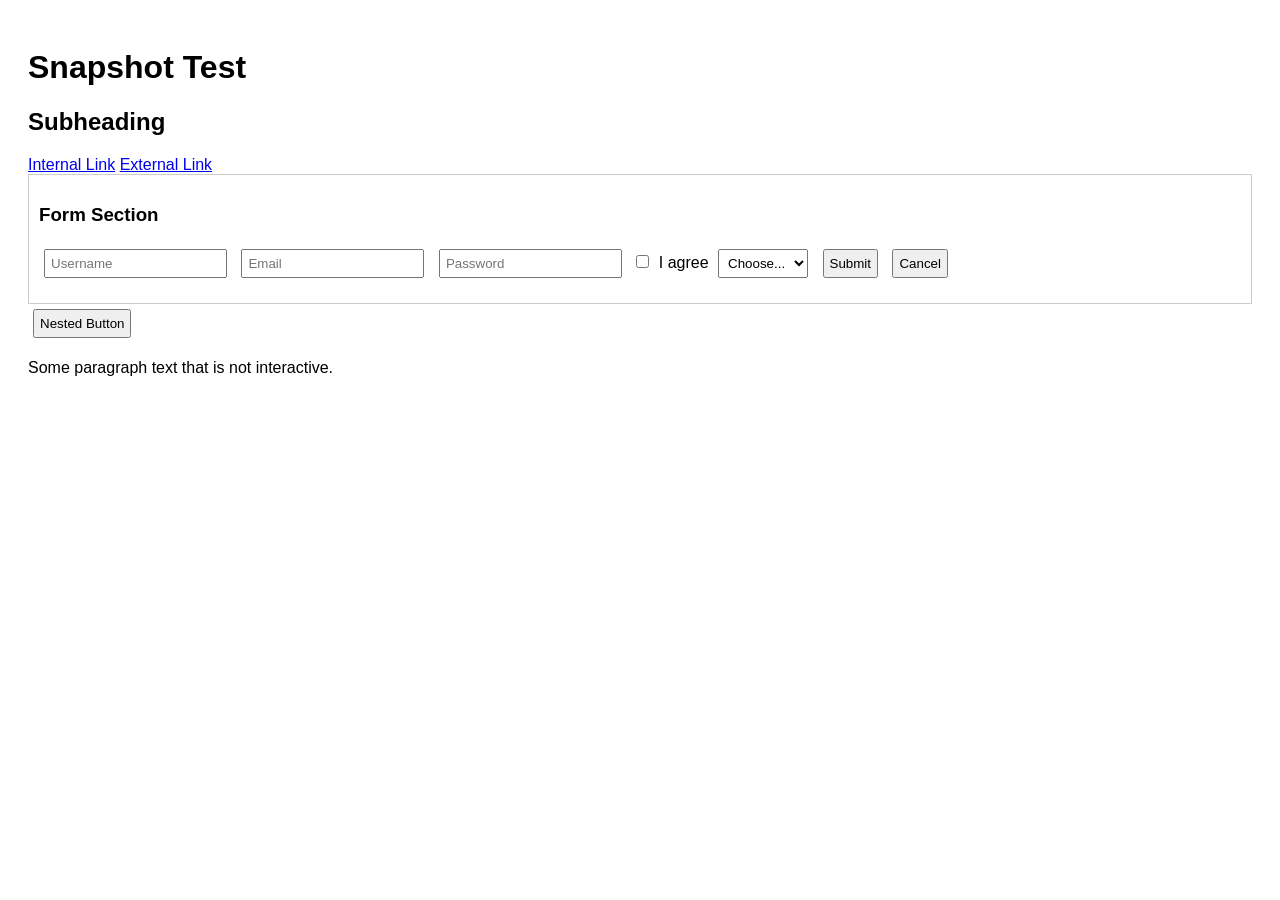
<file: .claude/skills/gstack/browse/test/fixtures/snapshot.html>
<!DOCTYPE html>
<html lang="en">
<head>
  <meta charset="utf-8">
  <title>Snapshot Test Page</title>
  <style>
    body { font-family: sans-serif; padding: 20px; }
    form { margin: 10px 0; }
    input, select, button { margin: 5px; padding: 5px; }
    #main { border: 1px solid #ccc; padding: 10px; }
    .empty-div { }
    .hidden { display: none; }
  </style>
</head>
<body>
  <h1>Snapshot Test</h1>
  <h2>Subheading</h2>

  <nav>
    <a href="/page1">Internal Link</a>
    <a href="https://external.com">External Link</a>
  </nav>

  <div id="main">
    <h3>Form Section</h3>
    <form id="test-form">
      <input type="text" id="username" placeholder="Username" aria-label="Username">
      <input type="email" id="email" placeholder="Email" aria-label="Email">
      <input type="password" id="pass" placeholder="Password" aria-label="Password">
      <label><input type="checkbox" id="agree"> I agree</label>
      <select id="role" aria-label="Role">
        <option value="">Choose...</option>
        <option value="admin">Admin</option>
        <option value="user">User</option>
      </select>
      <button type="submit" id="submit-btn">Submit</button>
      <button type="button" id="cancel-btn">Cancel</button>
    </form>
  </div>

  <div class="empty-div">
    <div class="empty-div">
      <button id="nested-btn">Nested Button</button>
    </div>
  </div>

  <p>Some paragraph text that is not interactive.</p>

  <script>
    document.getElementById('test-form').addEventListener('submit', (e) => {
      e.preventDefault();
    });
  </script>
</body>
</html>
</file>
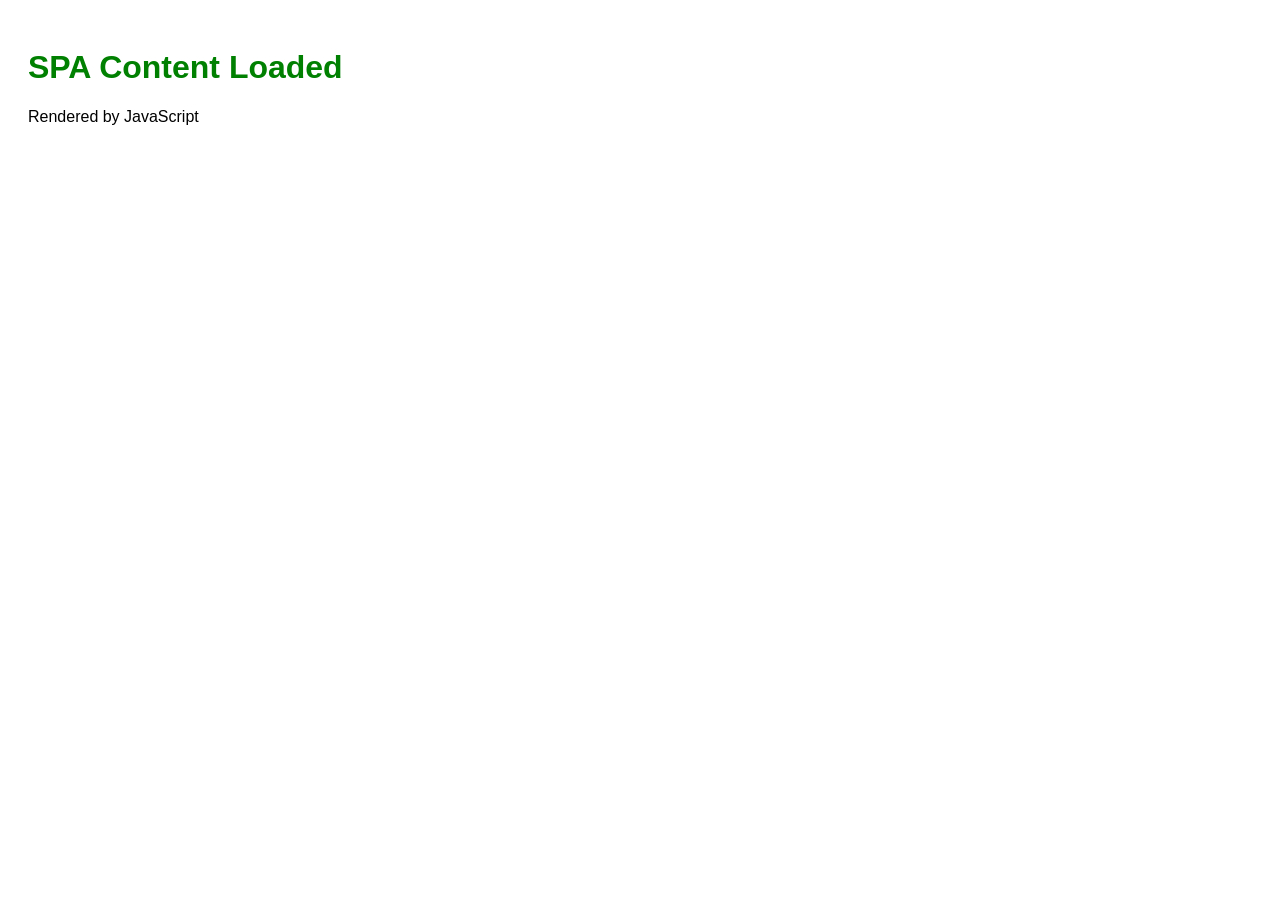
<file: .claude/skills/gstack/browse/test/fixtures/spa.html>
<!DOCTYPE html>
<html lang="en">
<head>
  <meta charset="utf-8">
  <title>Test Page - SPA</title>
  <style>
    body { font-family: sans-serif; }
    #app { padding: 20px; }
    .loaded { color: green; }
  </style>
</head>
<body>
  <div id="app">Loading...</div>
  <script>
    console.log('[SPA] Starting render');
    console.warn('[SPA] This is a warning');
    console.error('[SPA] This is an error');
    setTimeout(() => {
      document.getElementById('app').innerHTML = '<h1 class="loaded">SPA Content Loaded</h1><p>Rendered by JavaScript</p>';
      console.log('[SPA] Render complete');
    }, 500);
  </script>
</body>
</html>
</file>
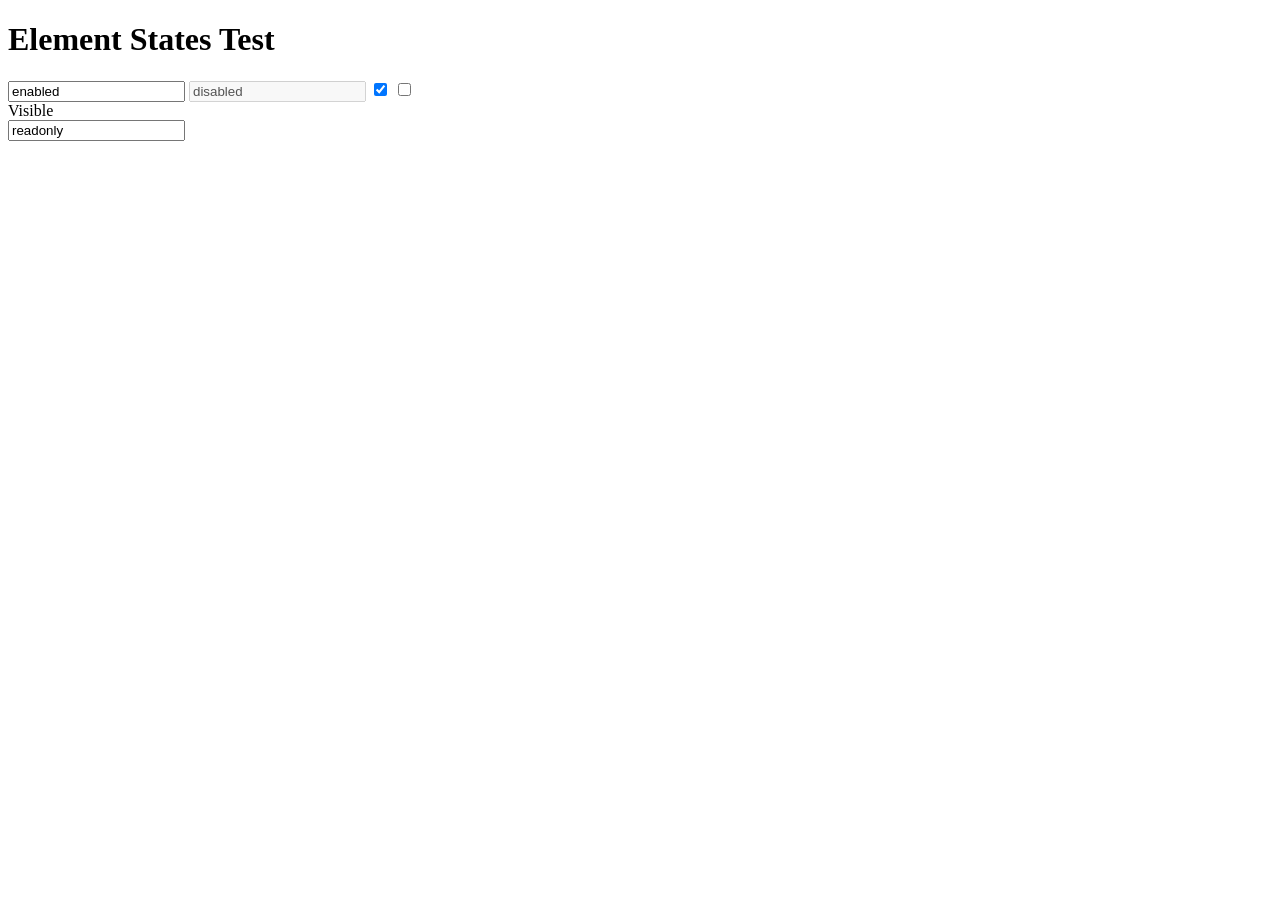
<file: .claude/skills/gstack/browse/test/fixtures/states.html>
<!DOCTYPE html>
<html lang="en">
<head>
  <meta charset="utf-8">
  <title>Test Page - Element States</title>
</head>
<body>
  <h1>Element States Test</h1>
  <input type="text" id="enabled-input" value="enabled" />
  <input type="text" id="disabled-input" value="disabled" disabled />
  <input type="checkbox" id="checked-box" checked />
  <input type="checkbox" id="unchecked-box" />
  <div id="visible-div">Visible</div>
  <div id="hidden-div" style="display: none;">Hidden</div>
  <input type="text" id="readonly-input" readonly value="readonly" />
</body>
</html>
</file>
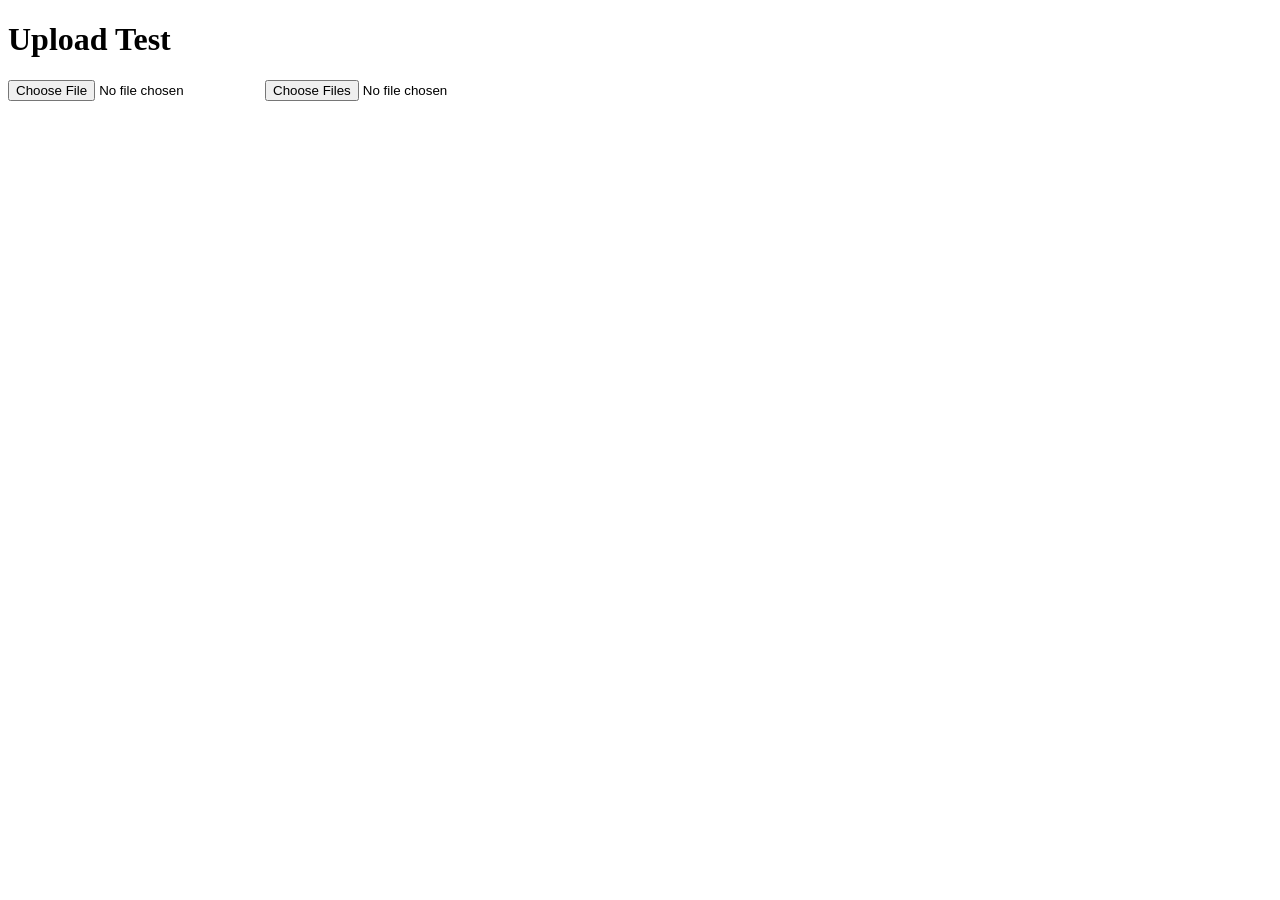
<file: .claude/skills/gstack/browse/test/fixtures/upload.html>
<!DOCTYPE html>
<html lang="en">
<head>
  <meta charset="utf-8">
  <title>Test Page - Upload</title>
</head>
<body>
  <h1>Upload Test</h1>
  <input type="file" id="file-input" />
  <input type="file" id="multi-input" multiple />
  <p id="upload-result"></p>
  <script>
    document.getElementById('file-input').addEventListener('change', function(e) {
      const files = e.target.files;
      const names = Array.from(files).map(f => f.name).join(', ');
      document.getElementById('upload-result').textContent = 'Uploaded: ' + names;
    });
    document.getElementById('multi-input').addEventListener('change', function(e) {
      const files = e.target.files;
      const names = Array.from(files).map(f => f.name).join(', ');
      document.getElementById('upload-result').textContent = 'Multi: ' + names;
    });
  </script>
</body>
</html>
</file>
<file: styles.css>
/* ==========================================
   CSS VARIABLES - Retro macOS Blue Night Theme
   ========================================== */
:root {
    /* Background */
    --bg-body: #0a0e1a;
    --bg-body-end: #1a1e2e;
    --bg-window: #0d1117;
    --bg-window-alpha: rgba(13, 17, 23, 0.95);
    --bg-sidebar: rgba(13, 17, 23, 0.8);
    --bg-card: rgba(22, 27, 38, 0.9);
    --bg-card-hover: rgba(30, 37, 50, 0.95);
    --bg-titlebar: linear-gradient(180deg, #2d2d2d 0%, #1f1f1f 100%);
    --bg-input: rgba(22, 27, 38, 0.8);

    /* Accent */
    --cyan: #00d4ff;
    --cyan-dim: rgba(0, 212, 255, 0.15);
    --cyan-glow: rgba(0, 212, 255, 0.3);
    --blue: #3b82f6;
    --blue-dim: rgba(59, 130, 246, 0.15);
    --green: #28c840;
    --green-dim: rgba(40, 200, 64, 0.2);

    /* Traffic lights */
    --tl-red: #ff5f57;
    --tl-yellow: #febc2e;
    --tl-green: #28c840;

    /* Text */
    --text-primary: #e6edf3;
    --text-secondary: #9da5ad;
    --text-dim: #484f58;
    --text-accent: var(--cyan);

    /* Border */
    --border: rgba(0, 212, 255, 0.12);
    --border-strong: rgba(0, 212, 255, 0.25);

    /* Shadows */
    --shadow-window: 0 20px 60px rgba(0, 0, 0, 0.5), 0 0 40px rgba(0, 212, 255, 0.05);
    --shadow-card: 0 4px 12px rgba(0, 0, 0, 0.3);

    /* Transitions */
    --transition-fast: 150ms ease;
    --transition-base: 300ms ease;

    /* Layout */
    --window-radius: 12px;
    --card-radius: 8px;
    --max-width: 1200px;

    /* Typography */
    --font-mono: 'JetBrains Mono', 'Fira Code', 'Cascadia Code', monospace;
    --font-body: 'Inter', -apple-system, BlinkMacSystemFont, 'Segoe UI', sans-serif;
}

/* ==========================================
   RESET & BASE
   ========================================== */
*, *::before, *::after {
    margin: 0;
    padding: 0;
    box-sizing: border-box;
}

html {
    scroll-behavior: smooth;
}

body {
    font-family: 'Inter', -apple-system, BlinkMacSystemFont, 'Segoe UI', sans-serif;
    font-family: var(--font-body);
    color: #e6edf3;
    color: var(--text-primary);
    background-color: #0a0e1a;
    background: linear-gradient(180deg, #0a0e1a 0%, #1a1e2e 100%);
    background: linear-gradient(180deg, var(--bg-body) 0%, var(--bg-body-end) 100%);
    min-height: 100vh;
    line-height: 1.6;
    -webkit-font-smoothing: antialiased;
    -moz-osx-font-smoothing: grayscale;
}

/* Subtle grid background */
body::before {
    content: '';
    position: fixed;
    top: 0;
    left: 0;
    right: 0;
    bottom: 0;
    background-image:
        linear-gradient(rgba(0, 212, 255, 0.03) 1px, transparent 1px),
        linear-gradient(90deg, rgba(0, 212, 255, 0.03) 1px, transparent 1px);
    background-size: 40px 40px;
    pointer-events: none;
    z-index: 0;
}

img { max-width: 100%; height: auto; display: block; }
a { text-decoration: none; color: inherit; transition: color var(--transition-fast); }
ul { list-style: none; }
button { border: none; background: none; cursor: pointer; font-family: inherit; }

/* ==========================================
   WINDOW FRAME (macOS style)
   ========================================== */
.window-frame {
    max-width: 1200px;
    max-width: var(--max-width);
    margin: 2rem auto;
    border-radius: 12px;
    border-radius: var(--window-radius);
    background: #0d1117;
    background: var(--bg-window-alpha);
    border: 1px solid rgba(0, 212, 255, 0.12);
    border: 1px solid var(--border);
    box-shadow: 0 20px 60px rgba(0, 0, 0, 0.5), 0 0 40px rgba(0, 212, 255, 0.05);
    box-shadow: var(--shadow-window);
    overflow: hidden;
    position: relative;
    z-index: 1;
    backdrop-filter: blur(10px);
    -webkit-backdrop-filter: blur(10px);
}

.window-frame.maximized {
    max-width: 100%;
    margin: 0;
    border-radius: 0;
    height: 100vh;
    overflow-y: auto;
}

.window-frame.minimized .window-body {
    display: none;
}

.window-frame.minimized {
    max-width: 600px;
}

/* Title bar */
.titlebar {
    background: linear-gradient(180deg, #2d2d2d 0%, #1f1f1f 100%);
    background: var(--bg-titlebar);
    padding: 0.6rem 1rem;
    display: flex;
    align-items: center;
    position: sticky;
    top: 0;
    z-index: 100;
    border-bottom: 1px solid rgba(255, 255, 255, 0.05);
    min-height: 40px;
    user-select: none;
}

.traffic-lights {
    display: flex;
    gap: 8px;
    flex-shrink: 0;
}

.traffic-light {
    width: 14px;
    height: 14px;
    border-radius: 50%;
    cursor: pointer;
    transition: all var(--transition-fast);
    position: relative;
    border: none;
    padding: 0;
}

.traffic-light::after {
    content: '';
    position: absolute;
    top: 50%;
    left: 50%;
    transform: translate(-50%, -50%);
    font-size: 9px;
    opacity: 0;
    transition: opacity var(--transition-fast);
    color: rgba(0, 0, 0, 0.6);
    font-weight: 700;
    line-height: 1;
}

.traffic-lights:hover .traffic-light::after {
    opacity: 1;
}

.tl-close {
    background: var(--tl-red);
    box-shadow: inset 0 -1px 1px rgba(0, 0, 0, 0.15);
}
.tl-close::after { content: '\00d7'; font-size: 11px; }

.tl-minimize {
    background: var(--tl-yellow);
    box-shadow: inset 0 -1px 1px rgba(0, 0, 0, 0.15);
}
.tl-minimize::after { content: '\2013'; font-size: 10px; }

.tl-maximize {
    background: var(--tl-green);
    box-shadow: inset 0 -1px 1px rgba(0, 0, 0, 0.15);
}
.tl-maximize::after { content: '\002B'; font-size: 10px; }

.traffic-light:active {
    transform: scale(0.9);
}

.titlebar-title {
    flex: 1;
    text-align: center;
    font-family: var(--font-mono);
    font-size: 0.85rem;
    font-weight: 500;
    color: var(--text-secondary);
    letter-spacing: 0.5px;
}

/* ==========================================
   NAVIGATION
   ========================================== */
.nav-bar {
    display: flex;
    align-items: center;
    justify-content: center;
    padding: 0.6rem 1.5rem;
    background: rgba(13, 17, 23, 0.5);
    border-bottom: 1px solid var(--border);
    gap: 0;
    flex-wrap: wrap;
}

.nav-links {
    display: flex;
    align-items: center;
    gap: 0;
    font-family: var(--font-mono);
    font-size: 0.9rem;
}

.nav-link {
    color: var(--text-secondary);
    padding: 0.4rem 1rem;
    position: relative;
    transition: color var(--transition-fast);
    font-weight: 400;
}

.nav-link:hover,
.nav-link.active {
    color: var(--cyan);
}

.nav-link.active::after {
    content: '';
    position: absolute;
    bottom: 0;
    left: 1rem;
    right: 1rem;
    height: 2px;
    background: var(--cyan);
    border-radius: 1px;
}

.nav-separator {
    color: var(--text-dim);
    font-family: var(--font-mono);
    user-select: none;
}

.lang-toggle {
    font-family: var(--font-mono);
    color: var(--cyan);
    border: 1px solid var(--cyan);
    padding: 0.25rem 0.65rem;
    border-radius: 4px;
    font-size: 0.8rem;
    font-weight: 600;
    letter-spacing: 0.5px;
    margin-left: 1.5rem;
    transition: all var(--transition-fast);
    background: transparent;
    cursor: pointer;
}

.lang-toggle:hover {
    background: var(--cyan);
    color: var(--bg-body);
}

.lang-label { display: none; }
html[data-lang="en"] .lang-en { display: inline; }
html[data-lang="fr"] .lang-fr { display: inline; }
html:not([data-lang]) .lang-en { display: inline; }

/* Mobile nav toggle */
.nav-toggle-btn {
    display: none;
    font-family: var(--font-mono);
    color: var(--text-secondary);
    font-size: 1.2rem;
    padding: 0.3rem;
}

/* ==========================================
   WINDOW BODY (main + sidebar layout)
   ========================================== */
.window-body {
    display: grid;
    grid-template-columns: 1fr 280px;
    min-height: calc(100vh - 160px);
}

.main-content {
    padding: 2rem 2.5rem;
    border-right: 1px solid var(--border);
}

/* ==========================================
   SIDEBAR
   ========================================== */
.sidebar {
    padding: 1.5rem;
    background: var(--bg-sidebar);
    position: sticky;
    top: 40px;
    max-height: calc(100vh - 40px);
    overflow-y: auto;
}

.sidebar-section {
    margin-bottom: 2rem;
}

.sidebar-title {
    font-family: var(--font-mono);
    font-size: 0.75rem;
    font-weight: 600;
    text-transform: uppercase;
    color: var(--cyan);
    letter-spacing: 1.5px;
    margin-bottom: 1rem;
    padding-bottom: 0.5rem;
    border-bottom: 1px solid var(--border);
}

.sidebar-pub {
    display: block;
    padding: 0.75rem;
    margin-bottom: 0.5rem;
    border-radius: var(--card-radius);
    border: 1px solid transparent;
    transition: all var(--transition-fast);
}

.sidebar-pub:hover {
    background: var(--bg-card);
    border-color: var(--border);
}

.sidebar-pub-title {
    font-size: 0.85rem;
    font-weight: 500;
    color: var(--text-primary);
    line-height: 1.4;
    margin-bottom: 0.3rem;
}

.sidebar-pub-meta {
    font-size: 0.75rem;
    color: var(--text-dim);
    font-family: var(--font-mono);
}

.sidebar-profile {
    text-align: center;
    margin-bottom: 1.5rem;
}

.sidebar-profile-img {
    width: 80px;
    height: 80px;
    border-radius: 50%;
    object-fit: cover;
    border: 2px solid var(--border-strong);
    margin: 0 auto 0.75rem;
}

.sidebar-profile-name {
    font-family: var(--font-mono);
    font-size: 0.95rem;
    font-weight: 600;
    color: var(--text-primary);
}

.sidebar-profile-role {
    font-size: 0.8rem;
    color: var(--text-secondary);
    margin-top: 0.25rem;
}

.sidebar-social {
    display: flex;
    justify-content: center;
    gap: 0.75rem;
    margin-top: 0.75rem;
}

.sidebar-social a {
    display: flex;
    align-items: center;
    justify-content: center;
    width: 32px;
    height: 32px;
    border-radius: 6px;
    border: 1px solid var(--border);
    color: var(--text-secondary);
    transition: all var(--transition-fast);
}

.sidebar-social a:hover {
    border-color: var(--cyan);
    color: var(--cyan);
    background: var(--cyan-dim);
}

.sidebar-social svg {
    width: 16px;
    height: 16px;
}

/* ==========================================
   HOME PAGE
   ========================================== */
.hero-home {
    margin-bottom: 3rem;
}

.hero-greeting {
    font-family: var(--font-mono);
    font-size: 0.9rem;
    color: var(--cyan);
    margin-bottom: 0.5rem;
}

.hero-greeting .cursor {
    display: inline-block;
    width: 2px;
    height: 1em;
    background: var(--cyan);
    margin-left: 2px;
    animation: blink 1s step-end infinite;
    vertical-align: text-bottom;
}

@keyframes blink {
    0%, 100% { opacity: 1; }
    50% { opacity: 0; }
}

.hero-name {
    font-size: 2.5rem;
    font-weight: 700;
    color: var(--text-primary);
    margin-bottom: 0.5rem;
    line-height: 1.2;
}

.hero-subtitle {
    font-size: 1.15rem;
    color: var(--text-secondary);
    margin-bottom: 1rem;
    line-height: 1.5;
}

.hero-tagline {
    font-size: 1rem;
    color: var(--text-dim);
    margin-bottom: 1.5rem;
    font-style: italic;
}

.hero-cta {
    display: flex;
    gap: 1rem;
    flex-wrap: wrap;
}

/* Buttons */
.btn {
    display: inline-block;
    padding: 0.6rem 1.5rem;
    border-radius: 6px;
    font-family: var(--font-mono);
    font-size: 0.85rem;
    font-weight: 500;
    transition: all var(--transition-fast);
    cursor: pointer;
    border: 1px solid transparent;
}

.btn-primary {
    background: var(--cyan);
    color: var(--bg-body);
    border-color: var(--cyan);
}

.btn-primary:hover {
    background: transparent;
    color: var(--cyan);
    box-shadow: 0 0 15px var(--cyan-glow);
}

.btn-secondary {
    background: transparent;
    color: var(--cyan);
    border-color: var(--border-strong);
}

.btn-secondary:hover {
    border-color: var(--cyan);
    box-shadow: 0 0 15px var(--cyan-glow);
}

/* Featured publication on home */
.featured-section {
    margin-bottom: 2.5rem;
}

.section-heading {
    font-family: var(--font-mono);
    font-size: 0.8rem;
    font-weight: 600;
    text-transform: uppercase;
    letter-spacing: 1.5px;
    color: var(--cyan);
    margin-bottom: 1.25rem;
    display: flex;
    align-items: center;
    gap: 0.75rem;
}

.section-heading::after {
    content: '';
    flex: 1;
    height: 1px;
    background: var(--border);
}

/* ==========================================
   PUBLICATION CARDS
   ========================================== */
.pub-card {
    padding: 1.5rem;
    background: var(--bg-card);
    border: 1px solid var(--border);
    border-radius: var(--card-radius);
    margin-bottom: 1rem;
    transition: all var(--transition-fast);
}

.pub-card:hover {
    border-color: var(--border-strong);
    background: var(--bg-card-hover);
    box-shadow: 0 0 20px rgba(0, 212, 255, 0.05);
}

.pub-card-header {
    display: flex;
    align-items: center;
    gap: 0.75rem;
    margin-bottom: 0.75rem;
    flex-wrap: wrap;
}

.pub-tag {
    font-family: var(--font-mono);
    font-size: 0.7rem;
    font-weight: 600;
    text-transform: uppercase;
    padding: 0.2rem 0.6rem;
    border-radius: 3px;
    letter-spacing: 0.5px;
}

.pub-tag.journal {
    background: var(--blue-dim);
    color: var(--blue);
    border: 1px solid rgba(59, 130, 246, 0.3);
}

.pub-tag.conference {
    background: var(--green-dim);
    color: var(--green);
    border: 1px solid rgba(40, 200, 64, 0.3);
}

.pub-tag.workshop {
    background: rgba(255, 165, 0, 0.15);
    color: #ffa500;
    border: 1px solid rgba(255, 165, 0, 0.3);
}

.pub-status {
    font-family: var(--font-mono);
    font-size: 0.7rem;
    font-weight: 500;
    padding: 0.15rem 0.5rem;
    border-radius: 3px;
}

.pub-status.published {
    background: var(--green-dim);
    color: var(--green);
}

.pub-status.review {
    background: rgba(254, 188, 46, 0.15);
    color: var(--tl-yellow);
}

.pub-status.accepted {
    background: var(--blue-dim);
    color: var(--blue);
}

.pub-year {
    font-family: var(--font-mono);
    font-size: 0.75rem;
    color: var(--text-dim);
    margin-left: auto;
}

.pub-title {
    font-size: 1.05rem;
    font-weight: 600;
    color: var(--text-primary);
    line-height: 1.5;
    margin-bottom: 0.5rem;
}

.pub-authors {
    font-size: 0.9rem;
    color: var(--text-secondary);
    margin-bottom: 0.35rem;
}

.pub-authors .highlight {
    color: var(--cyan);
    font-weight: 600;
}

.pub-venue {
    font-size: 0.85rem;
    color: var(--text-dim);
    font-style: italic;
}

.pub-meta {
    display: flex;
    align-items: center;
    gap: 1rem;
    margin-top: 0.75rem;
    flex-wrap: wrap;
}

.pub-date {
    font-family: var(--font-mono);
    font-size: 0.75rem;
    color: var(--text-dim);
}

.pub-presentation {
    font-family: var(--font-mono);
    font-size: 0.7rem;
    padding: 0.15rem 0.5rem;
    background: var(--cyan-dim);
    color: var(--cyan);
    border-radius: 3px;
    border: 1px solid rgba(0, 212, 255, 0.2);
}

.pub-link {
    font-family: var(--font-mono);
    font-size: 0.8rem;
    color: var(--cyan);
    display: inline-flex;
    align-items: center;
    gap: 0.4rem;
    margin-left: auto;
    transition: all var(--transition-fast);
}

.pub-link:hover {
    text-shadow: 0 0 10px var(--cyan-glow);
}

/* ==========================================
   RESEARCH PAGE
   ========================================== */
.research-stats {
    display: grid;
    grid-template-columns: repeat(3, 1fr);
    gap: 1rem;
    margin-bottom: 2rem;
}

.stat-card {
    text-align: center;
    padding: 1.25rem;
    background: var(--bg-card);
    border: 1px solid var(--border);
    border-radius: var(--card-radius);
    transition: all var(--transition-fast);
}

.stat-card:hover {
    border-color: var(--cyan);
    box-shadow: 0 0 20px rgba(0, 212, 255, 0.08);
}

.stat-number {
    display: block;
    font-family: var(--font-mono);
    font-size: 2rem;
    font-weight: 700;
    color: var(--cyan);
    margin-bottom: 0.25rem;
}

.stat-label {
    font-size: 0.85rem;
    color: var(--text-secondary);
}

/* Search & Filters */
.research-controls {
    display: flex;
    gap: 0.75rem;
    margin-bottom: 2rem;
    flex-wrap: wrap;
}

.search-bar {
    flex: 1;
    min-width: 250px;
    position: relative;
}

.search-bar input {
    width: 100%;
    padding: 0.65rem 2.5rem 0.65rem 1rem;
    background: var(--bg-input);
    border: 1px solid var(--border);
    border-radius: 6px;
    color: var(--text-primary);
    font-family: var(--font-mono);
    font-size: 0.85rem;
    transition: border-color var(--transition-fast);
}

.search-bar input::placeholder {
    color: var(--text-dim);
}

.search-bar input:focus {
    outline: none;
    border-color: var(--cyan);
    box-shadow: 0 0 10px rgba(0, 212, 255, 0.1);
}

.search-bar svg {
    position: absolute;
    right: 0.75rem;
    top: 50%;
    transform: translateY(-50%);
    color: var(--text-dim);
    width: 16px;
    height: 16px;
}

.filters {
    display: flex;
    gap: 0.5rem;
    flex-wrap: wrap;
}

.filters select {
    padding: 0.65rem 2rem 0.65rem 0.75rem;
    background: var(--bg-input);
    border: 1px solid var(--border);
    border-radius: 6px;
    color: var(--text-primary);
    font-family: var(--font-mono);
    font-size: 0.8rem;
    cursor: pointer;
    transition: border-color var(--transition-fast);
    appearance: none;
    background-image: url("data:image/svg+xml,%3Csvg width='10' height='6' viewBox='0 0 10 6' fill='none' xmlns='http://www.w3.org/2000/svg'%3E%3Cpath d='M1 1L5 5L9 1' stroke='%238b949e' stroke-width='1.5' stroke-linecap='round'/%3E%3C/svg%3E");
    background-repeat: no-repeat;
    background-position: right 0.6rem center;
}

.filters select:focus {
    outline: none;
    border-color: var(--cyan);
}

.filters select option {
    background: var(--bg-window);
    color: var(--text-primary);
}

.publications-list {
    display: flex;
    flex-direction: column;
    gap: 0;
}

.no-results {
    text-align: center;
    padding: 3rem 1rem;
    color: var(--text-dim);
    font-family: var(--font-mono);
    font-size: 0.9rem;
}

/* ==========================================
   ABOUT PAGE
   ========================================== */
.about-intro {
    margin-bottom: 2.5rem;
}

.about-intro .lead {
    font-size: 1.1rem;
    color: var(--text-secondary);
    line-height: 1.8;
    margin-bottom: 1rem;
}

.about-intro p {
    color: var(--text-secondary);
    line-height: 1.7;
    margin-bottom: 1rem;
}

/* Skills */
.skills-grid {
    display: grid;
    grid-template-columns: repeat(3, 1fr);
    gap: 1.5rem;
    margin-bottom: 2.5rem;
}

.skill-category h3 {
    font-family: var(--font-mono);
    font-size: 0.8rem;
    font-weight: 600;
    text-transform: uppercase;
    letter-spacing: 1px;
    color: var(--cyan);
    margin-bottom: 0.75rem;
}

.skill-category ul li {
    padding: 0.4rem 0;
    color: var(--text-secondary);
    font-size: 0.9rem;
    border-bottom: 1px solid var(--border);
}

.skill-category ul li:last-child {
    border-bottom: none;
}

/* Education */
.education-section {
    margin-bottom: 2.5rem;
}

.timeline {
    position: relative;
    padding-left: 1.5rem;
}

.timeline::before {
    content: '';
    position: absolute;
    left: 0;
    top: 4px;
    bottom: 4px;
    width: 2px;
    background: linear-gradient(180deg, var(--cyan), var(--blue));
}

.timeline-item {
    position: relative;
    margin-bottom: 1.5rem;
    padding-left: 1rem;
}

.timeline-dot {
    position: absolute;
    left: -1.85rem;
    top: 6px;
    width: 10px;
    height: 10px;
    border-radius: 50%;
    background: var(--cyan);
    box-shadow: 0 0 8px var(--cyan-glow);
}

.timeline-date {
    font-family: var(--font-mono);
    font-size: 0.75rem;
    color: var(--text-dim);
    font-weight: 500;
    display: block;
    margin-bottom: 0.25rem;
}

.timeline-content h4 {
    font-size: 1rem;
    font-weight: 600;
    color: var(--text-primary);
    margin-bottom: 0.15rem;
}

.timeline-content p {
    font-size: 0.9rem;
    color: var(--text-secondary);
}

.timeline-content .institution {
    font-weight: 600;
    color: var(--cyan);
    font-size: 0.85rem;
    margin-top: 0.25rem;
}

/* Experience */
.experience-section {
    margin-bottom: 2.5rem;
}

.exp-item {
    padding: 1.25rem;
    background: var(--bg-card);
    border: 1px solid var(--border);
    border-radius: var(--card-radius);
    margin-bottom: 1rem;
    transition: all var(--transition-fast);
}

.exp-item:hover {
    border-color: var(--border-strong);
}

.exp-date {
    font-family: var(--font-mono);
    font-size: 0.75rem;
    color: var(--text-dim);
    display: block;
    margin-bottom: 0.35rem;
}

.exp-item h3 {
    font-size: 1.05rem;
    font-weight: 600;
    color: var(--text-primary);
    margin-bottom: 0.15rem;
}

.exp-item h4 {
    font-size: 0.9rem;
    color: var(--cyan);
    font-weight: 500;
    margin-bottom: 0.75rem;
}

.exp-item ul {
    list-style: disc;
    padding-left: 1.25rem;
    margin-bottom: 0.75rem;
}

.exp-item ul li {
    color: var(--text-secondary);
    font-size: 0.9rem;
    margin-bottom: 0.35rem;
    line-height: 1.5;
}

.tech-tags {
    display: flex;
    flex-wrap: wrap;
    gap: 0.4rem;
}

.tech-tags span {
    font-family: var(--font-mono);
    font-size: 0.7rem;
    padding: 0.2rem 0.5rem;
    background: var(--cyan-dim);
    color: var(--cyan);
    border-radius: 3px;
    border: 1px solid rgba(0, 212, 255, 0.15);
}

/* Leadership */
.leadership-grid {
    display: grid;
    grid-template-columns: repeat(2, 1fr);
    gap: 1rem;
    margin-bottom: 2.5rem;
}

.leadership-card {
    padding: 1.25rem;
    background: var(--bg-card);
    border: 1px solid var(--border);
    border-radius: var(--card-radius);
    transition: all var(--transition-fast);
}

.leadership-card:hover {
    border-color: var(--border-strong);
}

.leadership-card.featured {
    border-color: var(--cyan);
    background: linear-gradient(135deg, rgba(0, 212, 255, 0.05), rgba(59, 130, 246, 0.05));
}

.leadership-card .card-icon {
    font-size: 1.5rem;
    margin-bottom: 0.5rem;
}

.leadership-card h3 {
    font-size: 1rem;
    font-weight: 600;
    color: var(--text-primary);
    margin-bottom: 0.2rem;
}

.leadership-card h4 {
    font-size: 0.85rem;
    color: var(--cyan);
    font-weight: 500;
    margin-bottom: 0.4rem;
}

.leadership-card .date {
    font-family: var(--font-mono);
    font-size: 0.7rem;
    color: var(--text-dim);
    display: block;
    margin-bottom: 0.6rem;
}

.leadership-card ul {
    list-style: disc;
    padding-left: 1.25rem;
}

.leadership-card ul li {
    font-size: 0.85rem;
    color: var(--text-secondary);
    margin-bottom: 0.25rem;
    line-height: 1.5;
}

/* Awards */
.awards-summary {
    text-align: center;
    margin-bottom: 2rem;
}

.total-funding {
    display: inline-flex;
    flex-direction: column;
    padding: 1.5rem 3rem;
    background: linear-gradient(135deg, var(--cyan-dim), var(--blue-dim));
    border: 1px solid var(--border-strong);
    border-radius: var(--card-radius);
}

.funding-amount {
    font-family: var(--font-mono);
    font-size: 2.5rem;
    font-weight: 700;
    color: var(--cyan);
}

.funding-label {
    font-size: 0.9rem;
    color: var(--text-secondary);
}

.awards-grid {
    display: grid;
    grid-template-columns: repeat(2, 1fr);
    gap: 1rem;
    margin-bottom: 2.5rem;
}

.award-card {
    padding: 1.25rem;
    background: var(--bg-card);
    border: 1px solid var(--border);
    border-radius: var(--card-radius);
    transition: all var(--transition-fast);
}

.award-card:hover {
    border-color: var(--border-strong);
}

.award-card.featured {
    border-color: var(--cyan);
}

.award-card.competition {
    border-color: var(--blue);
}

.award-year {
    font-family: var(--font-mono);
    font-size: 0.7rem;
    font-weight: 700;
    padding: 0.15rem 0.5rem;
    background: var(--cyan-dim);
    color: var(--cyan);
    border-radius: 3px;
    display: inline-block;
    margin-bottom: 0.75rem;
}

.award-card h3 {
    font-size: 1rem;
    font-weight: 600;
    color: var(--text-primary);
    margin-bottom: 0.35rem;
}

.award-org {
    font-size: 0.85rem;
    color: var(--text-secondary);
    margin-bottom: 0.5rem;
}

.award-amount {
    font-family: var(--font-mono);
    font-size: 1.25rem;
    font-weight: 700;
    color: var(--green);
    display: block;
    margin-top: 0.5rem;
}

.award-note {
    font-size: 0.8rem;
    color: var(--text-dim);
    font-style: italic;
    margin-top: 0.35rem;
}

/* Affiliations */
.affiliations {
    margin-top: 2rem;
    padding-top: 1.5rem;
    border-top: 1px solid var(--border);
}

.affiliation-list {
    display: grid;
    grid-template-columns: repeat(2, 1fr);
    gap: 1rem;
}

.affiliation-item {
    padding: 1rem;
    background: var(--bg-card);
    border-left: 3px solid var(--cyan);
    border-radius: 0 var(--card-radius) var(--card-radius) 0;
}

.affiliation-item h4 {
    font-size: 0.95rem;
    color: var(--text-primary);
    margin-bottom: 0.25rem;
}

.affiliation-item span {
    font-size: 0.8rem;
    color: var(--text-dim);
    font-family: var(--font-mono);
}

/* ==========================================
   CONTACT (on About page)
   ========================================== */
.contact-section {
    margin-top: 2.5rem;
}

.contact-grid {
    display: grid;
    grid-template-columns: 1fr 1.5fr;
    gap: 2rem;
}

.contact-info h3 {
    font-family: var(--font-mono);
    font-size: 0.9rem;
    color: var(--text-primary);
    margin-bottom: 1rem;
}

.contact-item {
    display: flex;
    gap: 1rem;
    align-items: flex-start;
    margin-bottom: 1rem;
    padding: 1rem;
    background: var(--bg-card);
    border-radius: var(--card-radius);
    border: 1px solid var(--border);
}

.contact-item svg {
    flex-shrink: 0;
    width: 20px;
    height: 20px;
    color: var(--cyan);
    margin-top: 2px;
}

.contact-item strong {
    display: block;
    font-size: 0.85rem;
    color: var(--text-primary);
    margin-bottom: 0.15rem;
}

.contact-item p,
.contact-item a {
    font-size: 0.85rem;
    color: var(--text-secondary);
}

.contact-item a:hover {
    color: var(--cyan);
}

.contact-form {
    display: flex;
    flex-direction: column;
    gap: 1rem;
}

.form-group {
    display: flex;
    flex-direction: column;
}

.form-group label {
    font-family: var(--font-mono);
    font-size: 0.8rem;
    color: var(--text-secondary);
    margin-bottom: 0.35rem;
}

.form-group input,
.form-group textarea {
    padding: 0.65rem 0.85rem;
    background: var(--bg-input);
    border: 1px solid var(--border);
    border-radius: 6px;
    color: var(--text-primary);
    font-family: var(--font-body);
    font-size: 0.9rem;
    transition: border-color var(--transition-fast);
}

.form-group input:focus,
.form-group textarea:focus {
    outline: none;
    border-color: var(--cyan);
    box-shadow: 0 0 10px rgba(0, 212, 255, 0.1);
}

.form-group textarea {
    resize: vertical;
    min-height: 100px;
}

/* ==========================================
   FOOTER
   ========================================== */
.window-footer {
    padding: 1rem 2rem;
    background: rgba(13, 17, 23, 0.5);
    border-top: 1px solid var(--border);
    display: flex;
    justify-content: space-between;
    align-items: center;
    flex-wrap: wrap;
    gap: 0.75rem;
}

.footer-left {
    font-family: var(--font-mono);
    font-size: 0.75rem;
    color: var(--text-dim);
}

.footer-center {
    display: flex;
    gap: 1.5rem;
    align-items: center;
}

.footer-center a {
    font-family: var(--font-mono);
    font-size: 0.8rem;
    color: var(--text-secondary);
    display: inline-flex;
    align-items: center;
    gap: 0.4rem;
    transition: color var(--transition-fast);
}

.footer-center a:hover {
    color: var(--cyan);
}

.footer-center svg {
    width: 14px;
    height: 14px;
}

.footer-right {
    font-family: var(--font-mono);
    font-size: 0.75rem;
    color: var(--text-dim);
}

/* ==========================================
   CLOSED MESSAGE (fun Easter egg)
   ========================================== */
.closed-message {
    display: none;
    text-align: center;
    padding: 3rem 2rem;
    font-family: var(--font-mono);
}

.closed-message.visible {
    display: block;
}

.closed-message h2 {
    font-size: 1.5rem;
    color: var(--tl-red);
    margin-bottom: 1rem;
}

.closed-message p {
    color: var(--text-secondary);
    margin-bottom: 1.5rem;
}

.closed-message button {
    font-family: var(--font-mono);
    padding: 0.5rem 1.5rem;
    background: var(--cyan);
    color: var(--bg-body);
    border-radius: 6px;
    font-size: 0.85rem;
    cursor: pointer;
    transition: all var(--transition-fast);
}

.closed-message button:hover {
    box-shadow: 0 0 15px var(--cyan-glow);
}

/* ==========================================
   RESPONSIVE
   ========================================== */
@media (max-width: 900px) {
    .window-frame {
        margin: 0.5rem;
        border-radius: 10px;
    }

    .window-body {
        grid-template-columns: 1fr;
    }

    /* Move sidebar above main content on mobile */
    .sidebar {
        order: -1;
        position: static;
        max-height: none;
        border-top: none;
        border-bottom: 1px solid var(--border);
        padding: 1rem 1.5rem;
    }

    .main-content {
        border-right: none;
        padding: 1.5rem;
    }

    /* Hide non-essential sidebar sections on mobile, keep profile */
    .sidebar .sidebar-section {
        display: none;
    }

    .skills-grid {
        grid-template-columns: repeat(2, 1fr);
    }

    .leadership-grid {
        grid-template-columns: 1fr;
    }

    .awards-grid {
        grid-template-columns: 1fr;
    }

    .affiliation-list {
        grid-template-columns: 1fr;
    }

    .contact-grid {
        grid-template-columns: 1fr;
    }

    .research-stats {
        grid-template-columns: repeat(3, 1fr);
    }

    .research-controls {
        flex-direction: column;
    }

    .search-bar {
        min-width: 100%;
    }

    .filters {
        flex-direction: column;
    }

    .filters select {
        width: 100%;
    }

    /* Collapsible sections on About page */
    .about-section-toggle {
        display: flex;
    }
}

@media (max-width: 600px) {
    .window-frame {
        margin: 0.5rem;
        border-radius: 10px;
        border: 1px solid var(--border-strong);
        box-shadow: 0 8px 32px rgba(0, 0, 0, 0.6), 0 0 20px rgba(0, 212, 255, 0.08);
    }

    .titlebar {
        border-radius: 10px 10px 0 0;
        padding: 0.5rem 0.75rem;
        min-height: 32px;
    }

    .main-content {
        padding: 1rem;
    }

    .hero-name {
        font-size: 1.8rem;
    }

    .hero-subtitle {
        font-size: 1rem;
    }

    .nav-bar {
        flex-wrap: wrap;
        gap: 0.5rem;
        padding: 0.5rem 0.75rem;
    }

    .nav-links {
        display: none;
        flex-direction: column;
        width: 100%;
        gap: 0;
    }

    .nav-links.active {
        display: flex;
    }

    .nav-toggle-btn {
        display: block;
    }

    .nav-link {
        padding: 0.6rem 1rem;
        width: 100%;
        text-align: center;
        border-bottom: 1px solid var(--border);
    }

    .nav-link.active::after {
        display: none;
    }

    .nav-separator {
        display: none;
    }

    .lang-toggle {
        margin: 0.5rem auto;
    }

    .skills-grid {
        grid-template-columns: 1fr;
    }

    .hero-cta {
        flex-direction: column;
    }

    .hero-cta .btn {
        text-align: center;
    }

    .funding-amount {
        font-size: 1.8rem;
    }

    .total-funding {
        padding: 1rem 2rem;
    }

    .titlebar-title {
        font-size: 0.75rem;
    }

    .sidebar {
        border-radius: 0;
    }

    .footer {
        border-radius: 0 0 10px 10px;
    }
}

/* ==========================================
   COLLAPSIBLE SECTIONS (About page mobile)
   ========================================== */
.about-section-toggle {
    display: none;
    width: 100%;
    align-items: center;
    justify-content: space-between;
    padding: 0.75rem 0;
    background: none;
    border: none;
    cursor: pointer;
    font-family: inherit;
    color: inherit;
    gap: 0.5rem;
}

.about-section-toggle .section-heading {
    margin-bottom: 0;
    pointer-events: none;
}

.about-section-toggle .toggle-icon {
    font-family: var(--font-mono);
    font-size: 1.2rem;
    color: var(--cyan);
    transition: transform var(--transition-base);
    flex-shrink: 0;
    width: 24px;
    text-align: center;
}

.about-section-toggle[aria-expanded="true"] .toggle-icon {
    transform: rotate(45deg);
}

.collapsible-content {
    overflow: hidden;
}

@media (max-width: 900px) {
    .about-section-toggle[aria-expanded="false"] + .collapsible-content {
        max-height: 0;
        opacity: 0;
        overflow: hidden;
        transition: max-height 0.4s ease, opacity 0.3s ease;
    }

    .about-section-toggle[aria-expanded="true"] + .collapsible-content {
        opacity: 1;
        transition: max-height 0.4s ease, opacity 0.3s ease;
    }
}

/* ==========================================
   SCROLLBAR
   ========================================== */
::-webkit-scrollbar {
    width: 8px;
}

::-webkit-scrollbar-track {
    background: var(--bg-body);
}

::-webkit-scrollbar-thumb {
    background: var(--border-strong);
    border-radius: 4px;
}

::-webkit-scrollbar-thumb:hover {
    background: var(--cyan);
}

/* ==========================================
   SELECTION
   ========================================== */
::selection {
    background: var(--cyan);
    color: var(--bg-body);
}
</file>
